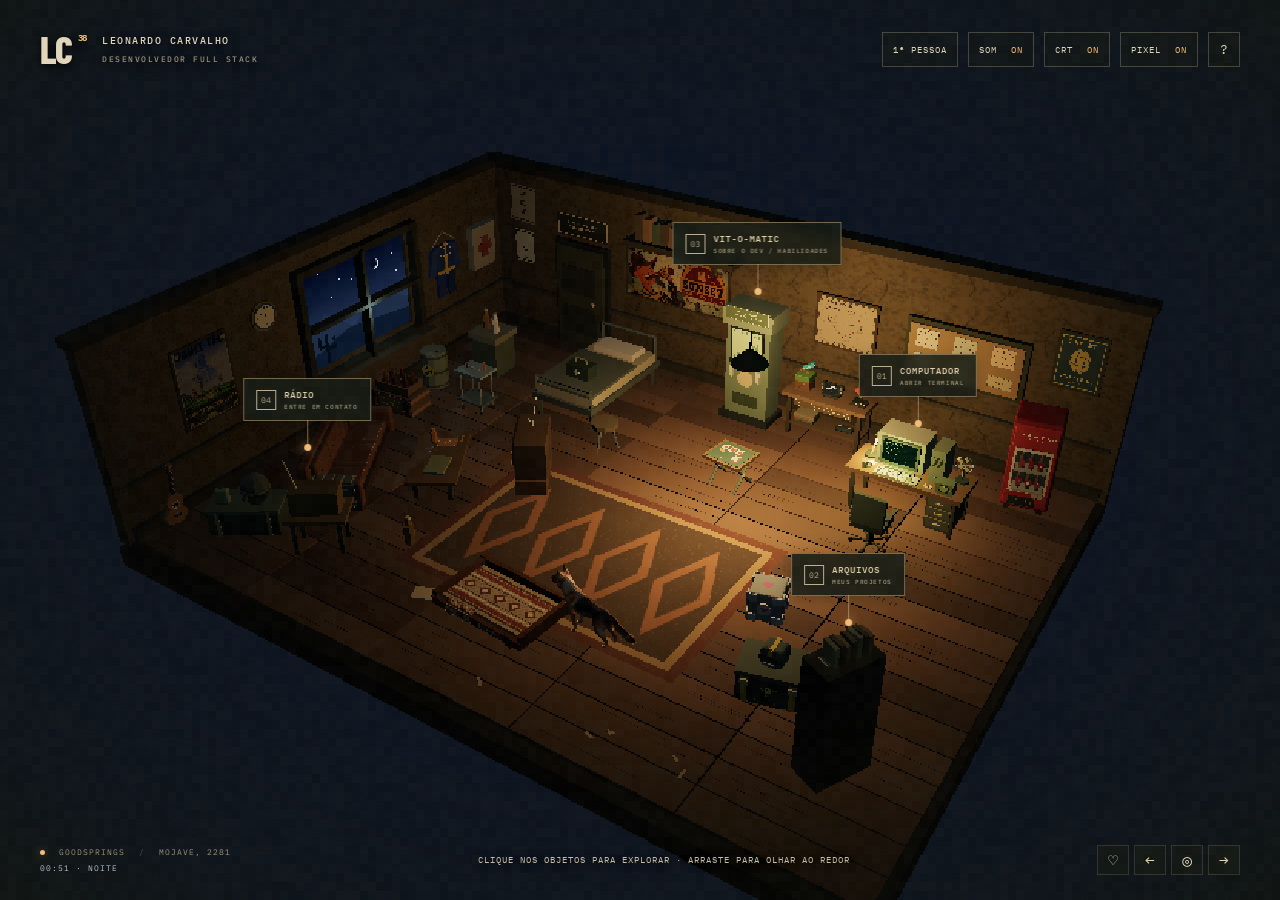
<file: index.html>
<!doctype html>
<html lang="pt-BR"><head><meta charset="utf-8"><meta name="viewport" content="width=device-width,initial-scale=1"><meta http-equiv="refresh" content="0;url=/portifolio/"><link rel="canonical" href="https://exxxtriker.github.io/portifolio/"><title>Portfólio de Leonardo Carvalho</title></head><body style="background:#10130f;color:#dcb16b;font-family:monospace"><p><a style="color:inherit" href="/portifolio/">Abrir portfólio de Leonardo Carvalho →</a></p></body></html>
</file>
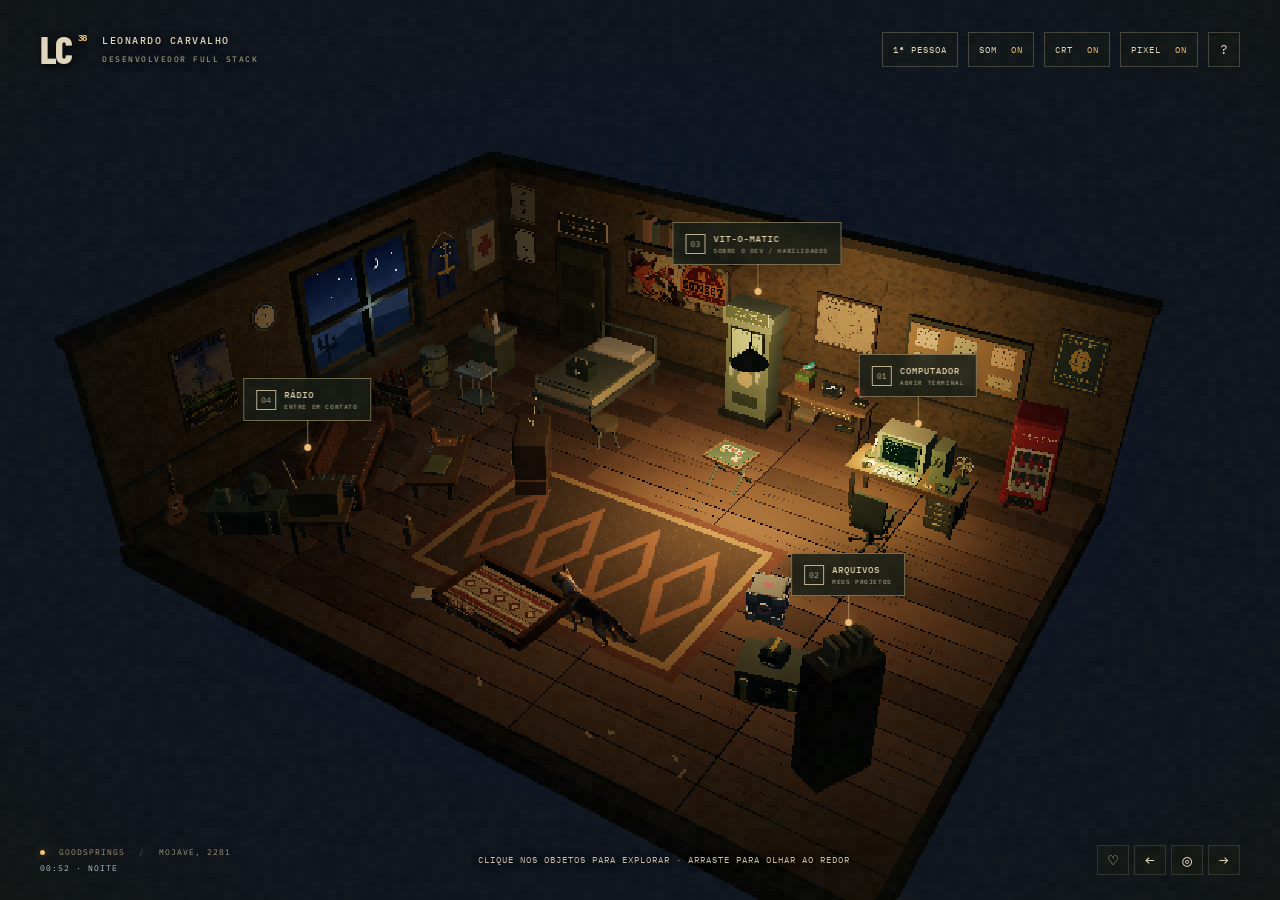
<file: portifolio/index.html>
<!doctype html>
<html lang="pt-BR">
<head>
  <meta charset="utf-8">
  <meta name="viewport" content="width=device-width,initial-scale=1">
  <meta name="theme-color" content="#171710">
  <meta name="description" content="Explore uma sala 3D inspirada no Mojave e conheça o portfólio full stack de Leonardo Carvalho.">
  <title>Leonardo Carvalho | Um terminal no Mojave</title>
  <link rel="icon" href="favicon.svg" type="image/svg+xml">
  <link rel="stylesheet" href="room.css">
  <link rel="stylesheet" href="crt.css">
  <script src="crt.js" defer></script>
  <script src="room.bundle.js" defer></script>
</head>
<body>
  <main id="room" aria-label="Sala 3D interativa inspirada no Mojave">
    <div id="scene" aria-hidden="true"></div>
    <div class="vignette" aria-hidden="true"></div>
    <header class="room-header">
      <a href="#" id="home" class="room-brand" aria-label="Voltar à sala inicial"><span class="monogram">LC<span>38</span></span><span>LEONARDO CARVALHO<small>DESENVOLVEDOR FULL STACK</small></span></a>
      <div class="room-options"><button id="view-mode" aria-pressed="false" aria-label="Entrar na sala em primeira pessoa">1ª PESSOA</button><button id="sound" aria-pressed="true" aria-label="Desativar som ambiente">SOM <span>ON</span></button><button id="static-effect" aria-pressed="true" aria-label="Ativar ou desativar estática da tela">CRT <span>ON</span></button><button id="quality" aria-pressed="true" aria-label="Alternar visual pixelado">PIXEL <span>ON</span></button><button id="help-toggle" aria-expanded="false" aria-controls="room-help" aria-label="Como explorar a sala">?</button></div>
    </header>
    <div id="hotspots" class="hotspots" hidden>
      <button class="hotspot" data-object="terminal" data-section="perfil"><span class="point-number">01</span><span class="point-text">COMPUTADOR<small>ABRIR TERMINAL</small></span><i></i></button>
      <button class="hotspot" data-object="files" data-section="projetos"><span class="point-number">02</span><span class="point-text">ARQUIVOS<small>MEUS PROJETOS</small></span><i></i></button>
      <button class="hotspot" data-object="vigor" data-section="habilidades"><span class="point-number">03</span><span class="point-text">VIT-O-MATIC<small>SOBRE O DEV / HABILIDADES</small></span><i></i></button>
      <button class="hotspot" data-object="radio" data-section="contato"><span class="point-number">04</span><span class="point-text">RÁDIO<small>ENTRE EM CONTATO</small></span><i></i></button>
    </div>
    <div id="boot" class="boot-screen" role="status" aria-label="Inicializando sistema Vault-Tec">
      <div class="boot-terminal"><div class="vault-symbol" aria-hidden="true"><span>⚙</span> VAULT-TEC</div><p class="boot-subtitle">PERSONAL ACCESS SYSTEM / GOODSPRINGS NODE</p><pre id="boot-lines" aria-hidden="true"></pre><span class="boot-cursor" aria-hidden="true">█</span><p class="boot-foot">VAULT 21 · MOJAVE NETWORK · 2281</p></div>
    </div>
    <aside id="room-help" class="room-help" hidden><button id="close-help" aria-label="Fechar instruções">×</button><p>COMO EXPLORAR</p><ul><li>Clique nos pontos ou nos objetos iluminados.</li><li>Arraste para olhar a sala de outro ângulo.</li><li>Use ← e → para girar a câmera.</li><li>ESC volta do terminal para a sala.</li></ul><button id="direct-terminal">Prefiro abrir o portfólio direto ↗</button></aside>
    <div class="room-bottom"><div class="room-location"><span class="status-dot"></span> GOODSPRINGS <span class="separator">/</span> MOJAVE, 2281<span id="local-light" class="local-light" title="Horário local de quem visita a sala"></span></div><p id="room-hint" role="status" aria-live="polite">CARREGANDO A SALA…</p><div class="camera-controls"><button id="pet-dog" aria-label="Fazer carinho no Dogmeat" title="Fazer carinho no Dogmeat">♡</button><button id="rotate-left" aria-label="Girar câmera à esquerda">←</button><button id="reset-camera" aria-label="Centralizar câmera">◎</button><button id="rotate-right" aria-label="Girar câmera à direita">→</button></div></div>
    <div id="loading" class="loading" hidden><span>PREPARANDO O MOJAVE</span><div><i></i></div></div>
    <div id="webgl-error" class="webgl-error" hidden><h2>O terminal continua funcionando.</h2><p>Seu navegador não conseguiu abrir a sala 3D.</p><a href="terminal.html">ABRIR PORTFÓLIO ↗</a></div>
    <div id="transition" class="transition" aria-hidden="true"><span>ESTABELECENDO CONEXÃO…</span></div>
  </main>
  <section id="terminal-view" class="terminal-view" role="dialog" aria-modal="true" hidden aria-label="Computador do Mojave">
    <div class="terminal-toolbar"><button id="back-to-room">← VOLTAR À SALA <span>[ ESC ]</span></button><span>MOJAVE PERSONAL TERMINAL <i></i></span><button id="fullscreen-terminal" aria-pressed="false" aria-label="Expandir terminal">EXPANDIR ↗</button></div>
    <iframe id="portfolio-frame" title="Portfólio full stack de Leonardo Carvalho" src="about:blank"></iframe>
  </section>
  <noscript><div class="no-script">Ative JavaScript para explorar a sala ou <a href="terminal.html">abra a versão de leitura do portfólio</a>.</div></noscript>
</body>
</html>
</file>
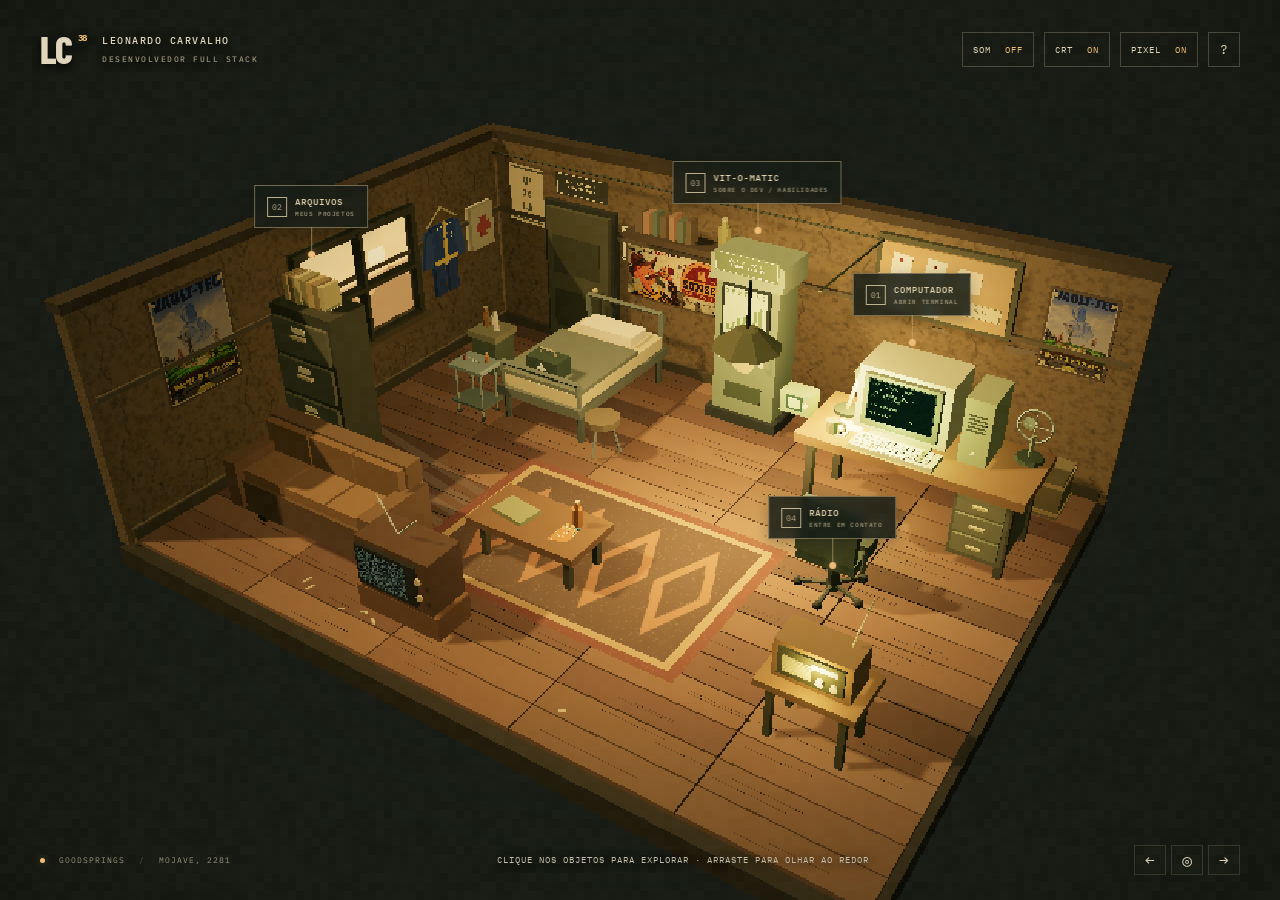
<file: room.html>
<!doctype html>
<html lang="pt-BR">
<head>
  <meta charset="utf-8">
  <meta name="viewport" content="width=device-width,initial-scale=1">
  <meta name="theme-color" content="#171710">
  <meta name="description" content="Explore uma sala 3D inspirada no Mojave e conheça o portfólio full stack de Leonardo Carvalho.">
  <title>Leonardo Carvalho | Um terminal no Mojave</title>
  <link rel="icon" href="favicon.svg" type="image/svg+xml">
  <link rel="stylesheet" href="room.css">
  <link rel="stylesheet" href="crt.css">
  <script src="crt.js" defer></script>
  <script src="room.bundle.js" defer></script>
</head>
<body>
  <main id="room" aria-label="Sala 3D interativa inspirada no Mojave">
    <div id="scene" aria-hidden="true"></div>
    <div class="vignette" aria-hidden="true"></div>
    <header class="room-header">
      <a href="#" id="home" class="room-brand" aria-label="Voltar à sala inicial"><span class="monogram">LC<span>38</span></span><span>LEONARDO CARVALHO<small>DESENVOLVEDOR FULL STACK</small></span></a>
      <div class="room-options"><button id="sound" aria-pressed="false" aria-label="Ativar som ambiente">SOM <span>OFF</span></button><button id="static-effect" aria-pressed="true" aria-label="Ativar ou desativar estática da tela">CRT <span>ON</span></button><button id="quality" aria-pressed="true" aria-label="Alternar visual pixelado">PIXEL <span>ON</span></button><button id="help-toggle" aria-expanded="false" aria-controls="room-help" aria-label="Como explorar a sala">?</button></div>
    </header>
    <div id="hotspots" class="hotspots" hidden>
      <button class="hotspot" data-object="terminal" data-section="perfil"><span class="point-number">01</span><span class="point-text">COMPUTADOR<small>ABRIR TERMINAL</small></span><i></i></button>
      <button class="hotspot" data-object="files" data-section="projetos"><span class="point-number">02</span><span class="point-text">ARQUIVOS<small>MEUS PROJETOS</small></span><i></i></button>
      <button class="hotspot" data-object="vigor" data-section="habilidades"><span class="point-number">03</span><span class="point-text">VIT-O-MATIC<small>SOBRE O DEV / HABILIDADES</small></span><i></i></button>
      <button class="hotspot" data-object="radio" data-section="contato"><span class="point-number">04</span><span class="point-text">RÁDIO<small>ENTRE EM CONTATO</small></span><i></i></button>
    </div>
    <div id="boot" class="boot-screen" role="status" aria-label="Inicializando sistema Vault-Tec">
      <div class="boot-terminal"><div class="vault-symbol" aria-hidden="true"><span>⚙</span> VAULT-TEC</div><p class="boot-subtitle">PERSONAL ACCESS SYSTEM / GOODSPRINGS NODE</p><pre id="boot-lines" aria-hidden="true"></pre><span class="boot-cursor" aria-hidden="true">█</span><p class="boot-foot">VAULT 21 · MOJAVE NETWORK · 2281</p></div>
    </div>
    <aside id="room-help" class="room-help" hidden><button id="close-help" aria-label="Fechar instruções">×</button><p>COMO EXPLORAR</p><ul><li>Clique nos pontos ou nos objetos iluminados.</li><li>Arraste para olhar a sala de outro ângulo.</li><li>Use ← e → para girar a câmera.</li><li>ESC volta do terminal para a sala.</li></ul><button id="direct-terminal">Prefiro abrir o portfólio direto ↗</button></aside>
    <div class="room-bottom"><div class="room-location"><span class="status-dot"></span> GOODSPRINGS <span class="separator">/</span> MOJAVE, 2281</div><p id="room-hint">CARREGANDO A SALA…</p><div class="camera-controls"><button id="rotate-left" aria-label="Girar câmera à esquerda">←</button><button id="reset-camera" aria-label="Centralizar câmera">◎</button><button id="rotate-right" aria-label="Girar câmera à direita">→</button></div></div>
    <div id="loading" class="loading" hidden><span>PREPARANDO O MOJAVE</span><div><i></i></div></div>
    <div id="webgl-error" class="webgl-error" hidden><h2>O terminal continua funcionando.</h2><p>Seu navegador não conseguiu abrir a sala 3D.</p><a href="terminal.html">ABRIR PORTFÓLIO ↗</a></div>
    <div id="transition" class="transition" aria-hidden="true"><span>ESTABELECENDO CONEXÃO…</span></div>
  </main>
  <section id="terminal-view" class="terminal-view" role="dialog" aria-modal="true" hidden aria-label="Computador do Mojave">
    <div class="terminal-toolbar"><button id="back-to-room">← VOLTAR À SALA <span>[ ESC ]</span></button><span>MOJAVE PERSONAL TERMINAL <i></i></span><button id="fullscreen-terminal" aria-pressed="false" aria-label="Expandir terminal">EXPANDIR ↗</button></div>
    <iframe id="portfolio-frame" title="Portfólio full stack de Leonardo Carvalho" src="about:blank"></iframe>
  </section>
  <noscript><div class="no-script">Ative JavaScript para explorar a sala ou <a href="terminal.html">abra a versão de leitura do portfólio</a>.</div></noscript>
</body>
</html>
</file>
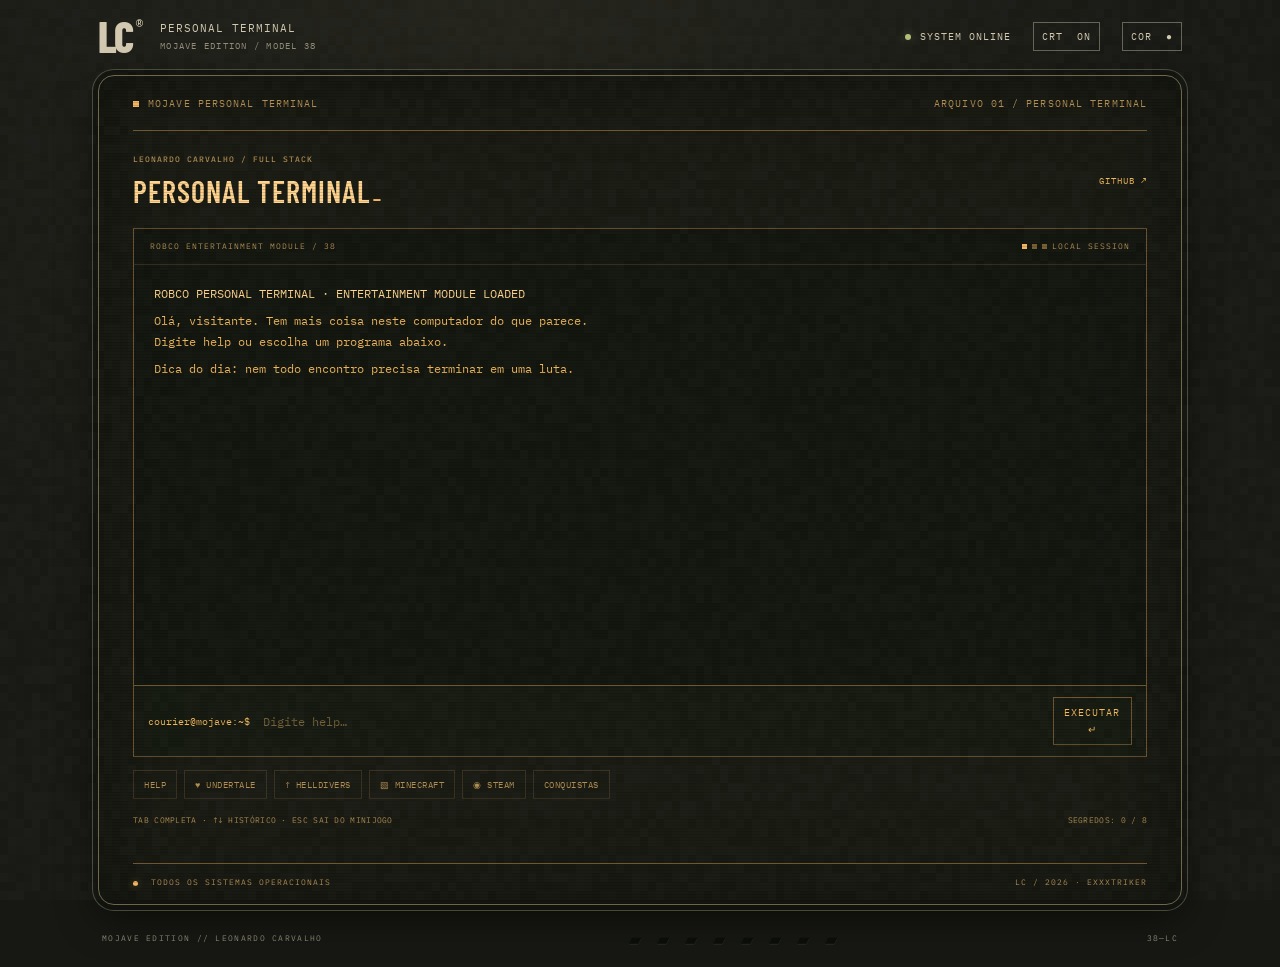
<file: terminal.html>
<!doctype html>
<html lang="pt-BR">
<head>
  <meta charset="utf-8">
  <meta name="viewport" content="width=device-width,initial-scale=1">
  <meta name="theme-color" content="#171813">
  <meta name="description" content="Leonardo Carvalho, Exxxtriker. Portfólio de desenvolvimento full stack em um terminal do Mojave.">
  <title>Leonardo Carvalho | Mojave Terminal</title>
  <link rel="icon" href="favicon.svg" type="image/svg+xml">
  <link rel="stylesheet" href="style.css">
  <link rel="stylesheet" href="crt.css">
  <link rel="stylesheet" href="games.css">
  <link rel="stylesheet" href="vitomatic.css">
  <script src="crt.js" defer></script>
  <script src="app.js" defer></script>
  <script src="games.js" defer></script>
  <script src="vitomatic.js" defer></script>
</head>
<body>
  <a class="skip" href="#main">Pular para o conteúdo</a>
  <div class="machine">
    <header class="hardware">
      <a class="brand" href="#perfil" aria-label="Leonardo Carvalho — início"><span class="brand-mark">LC<span>®</span></span><span>PERSONAL TERMINAL<br><small>MOJAVE EDITION / MODEL 38</small></span></a>
      <div class="hardware-controls"><span class="power"><i></i> SYSTEM ONLINE</span><button id="effects" class="utility" aria-pressed="true" title="Ativar ou desativar efeito de tela">CRT <span>ON</span></button><button id="palette" class="utility" title="Alternar entre âmbar e verde">COR <span>●</span></button></div>
    </header>

    <div class="screen" id="screen">
      <div class="screen-top"><span><i class="square"></i> MOJAVE PERSONAL TERMINAL</span><span>PORTFÓLIO / EXXXTRIKER <span class="desktop-only">/ V.1.0</span></span></div>
      <nav class="tabs" aria-label="Seções do portfólio">
        <a href="#perfil" class="tab active" aria-current="page"><span>01</span> PERFIL</a>
        <a href="#projetos" class="tab"><span>02</span> PROJETOS</a>
        <a href="#habilidades" class="tab"><span>03</span> HABILIDADES</a>
        <a href="#contato" class="tab"><span>04</span> CONTATO</a>
      </nav>

      <main id="main" tabindex="-1">
        <section id="perfil" class="panel active" aria-labelledby="profile-title">
          <div class="hero">
            <div class="hero-copy">
              <p class="eyebrow"><span class="cross">✦</span> REGISTRO PESSOAL Nº 038</p>
              <p class="role">DESENVOLVEDOR FULL STACK</p>
              <h1 id="profile-title">LEONARDO<br><span>CARVALHO<span class="cursor">_</span></span></h1>
              <p class="alias">TAMBÉM CONHECIDO COMO <strong>EXXXTRIKER</strong></p>
              <div class="intro"><span class="quote-mark">&gt;</span><p>Interfaces, APIs e bancos de dados.<br>Meu foco é desenvolvimento full stack.<br>Por aqui, você encontra meu código e meus projetos.</p></div>
              <div class="hero-actions"><a class="button primary" href="#projetos">EXPLORAR PROJETOS <span>↗</span></a><a class="text-link" href="https://github.com/Exxxtriker" target="_blank" rel="noopener noreferrer">GITHUB <span>↗</span></a></div>
              <div class="coordinates"><span>ORIGEM: TERRA</span><span>DESTINO: PRÓXIMO COMMIT</span></div>
            </div>
            <figure class="mojave-art" aria-label="Ilustração original do deserto do Mojave com uma cidade ao longe e um viajante">
              <div class="art-label"><span>FIG. 01 / MOJAVE WASTELAND</span><span>[ LIVE FEED ]</span></div>
              <svg viewBox="0 0 580 470" xmlns="http://www.w3.org/2000/svg" role="img" aria-labelledby="sceneTitle">
                <title id="sceneTitle">Um viajante observa a cidade além do deserto</title>
                <defs>
                  <pattern id="dots" width="7" height="7" patternUnits="userSpaceOnUse"><circle cx="1" cy="1" r=".65" fill="currentColor" opacity=".2"/></pattern>
                  <pattern id="sunlines" width="6" height="6" patternUnits="userSpaceOnUse"><path d="M0 1H6" stroke="currentColor" stroke-width="1"/></pattern>
                  <clipPath id="sunclip"><circle cx="348" cy="157" r="108"/></clipPath>
                  <linearGradient id="fade" x2="0" y2="1"><stop stop-color="currentColor" stop-opacity=".11"/><stop offset="1" stop-color="currentColor" stop-opacity="0"/></linearGradient>
                </defs>
                <path d="M25 43H555M25 420H555M42 27V438M538 27V438" stroke="currentColor" opacity=".15"/>
                <path d="M25 70V43H52M528 43H555V70M25 393V420H52M528 420H555V393" stroke="currentColor" fill="none"/>
                <circle cx="348" cy="157" r="108" stroke="currentColor" fill="url(#fade)" opacity=".65"/>
                <rect x="235" y="46" width="225" height="225" fill="url(#sunlines)" clip-path="url(#sunclip)" opacity=".45"/>
                <g fill="none" stroke="currentColor" opacity=".3"><path d="M55 103H177M83 118H212M426 76H504M458 91H523M66 168H116"/><path d="M483 133l5-5 5 5m-27 12 5-5 5 5"/></g>
                <path d="M28 282L83 229 112 245 163 197 225 261 260 232 302 273 363 218 415 259 457 212 550 283V420H28Z" fill="currentColor" opacity=".12"/>
                <g stroke="currentColor" fill="none" opacity=".5"><path d="M30 281L83 229 112 245 163 197 225 261 260 232 302 273 363 218 415 259 457 212 550 283"/><path d="M138 225l25-28 14 42m247 20 33-47 9 43"/></g>
                <g stroke="currentColor" fill="var(--screen)" stroke-width="1.4" opacity=".85">
                  <path d="M270 304V263H284V249H296V304M304 304V247H322V304M330 304V275H346V257H365V304M372 304V258H389V248H405V304M412 304V272H432V304M440 304V245H453V232H468V304M476 304V267H497V304"/>
                  <path d="M350 257V214H359V198H364V214H373V257M352 214H371M357 198V176M346 228H378M346 233H378"/>
                  <path d="M309 259H317M309 267H317M309 275H317M378 269H385M395 261H401M445 256H451M479 277H492M479 285H492" opacity=".6"/>
                </g>
                <path d="M25 320Q142 282 248 316T555 302V420H25Z" fill="var(--screen)" stroke="currentColor" stroke-opacity=".6"/>
                <path d="M287 420L363 316H374L342 420" fill="currentColor" opacity=".17"/>
                <path d="M316 412L322 399M330 383L338 369M344 357L352 344M358 333L364 323" stroke="currentColor" opacity=".6"/>
                <path d="M26 370Q109 336 207 367T411 369T554 356" stroke="currentColor" fill="none" opacity=".28"/>
                <g fill="currentColor" opacity=".8"><path d="M453 372v-43q0-6 4-6t4 6v14h8v-22q0-5 4-5t4 5v24q0 7-9 7h-7v20zm-1-18h-9q-8 0-8-8v-13q0-5 4-5t4 5v13h9z"/><path d="M80 347v-28h5v10h5v-16h5v18q0 4-5 4h-5v12zm0-13H73q-5 0-5-5v-10h5v10h7z" opacity=".65"/></g>
                <g fill="var(--screen)" stroke="currentColor" stroke-width="2" stroke-linejoin="round">
                  <path d="M158 289L147 305 137 360 152 362 155 398 168 398 175 361 183 398 196 398 190 353 202 355 188 302 177 289Z"/>
                  <path d="M157 264Q170 249 184 263L186 283 175 294 160 283Z"/>
                  <path d="M145 263Q171 253 194 263L194 269H145ZM156 260L159 245 178 244 185 260"/>
                  <path d="M147 308L134 331 136 351 144 352M188 310L203 330 204 351 198 353M159 301L174 315 186 301M174 315V349M152 351H190M155 360L170 358M178 358L190 360"/>
                  <path d="M148 396L143 404H169V397M183 397V404H205L195 396"/>
                  <path d="M170 271H183M157 273L165 278"/>
                  <path d="M194 306L213 286 216 290 199 317 214 363 208 365 191 322"/>
                </g>
                <g stroke="currentColor" opacity=".45"><path d="M42 398l42-9m-16 15 23-4m133-26 24-5m180 25 34 6m-59-16 20 4"/><path d="M290 60v10m-5-5h10M497 201v10m-5-5h10"/></g>
                <rect x="26" y="44" width="528" height="375" fill="url(#dots)" opacity=".3"/>
                <text x="389" y="405" fill="currentColor" font-family="monospace" font-size="9" letter-spacing="2">NEW VEGAS / 2281</text>
              </svg>
              <figcaption><span><i class="signal"></i> SINAL ESTÁVEL</span><span>35° N / 115° W</span></figcaption>
            </figure>
          </div>
          <div class="profile-strip"><span class="strip-label">ÁREAS DE INTERESSE</span><span><b>01</b> INTERFACES</span><span><b>02</b> APIs & INTEGRAÇÕES</span><span><b>03</b> BANCO DE DADOS</span><span class="strip-arrow">↗</span></div>
        </section>

        <section id="projetos" class="panel" hidden aria-labelledby="projects-title">
          <div class="section-head"><div><p class="eyebrow">ARQUIVOS / 02</p><h2 id="projects-title">DIÁRIO DE <em>PROJETOS</em></h2></div><span class="outline-label">02 REPOSITÓRIOS</span></div>
          <p class="section-description">O que já saiu do papel. Os projetos atuais são para Discord; a próxima etapa é ampliar a vitrine com aplicações web.</p>
          <div class="project-list">
            <article class="project"><div class="project-index">01<span>ARQUIVO</span></div><div class="project-main"><span class="project-type">JAVASCRIPT / NODE.JS / MONGODB</span><h3>Gideon the Bard</h3><p>Áudio e sistemas de RPG: música, soundboard, cartas, inventário e economia por servidor.</p><div class="tags"><span>Integrações</span><span>Persistência</span><span>Discord.js</span></div></div><button class="project-open" data-project="gideon" aria-label="Ver detalhes do Gideon the Bard">ABRIR ARQUIVO <span>↗</span></button></article>
            <article class="project"><div class="project-index">02<span>ARQUIVO</span></div><div class="project-main"><span class="project-type">JAVASCRIPT / EXPRESS / SQLITE</span><h3>Haruka Bot</h3><p>Ferramentas de moderação, minigames e integração com Minecraft para comunidades no Discord.</p><div class="tags"><span>Comandos</span><span>Comunidades</span><span>Discord.js</span></div></div><button class="project-open" data-project="haruka" aria-label="Ver detalhes do Haruka Bot">ABRIR ARQUIVO <span>↗</span></button></article>
          </div>
          <div class="next-mission"><span class="mission-symbol">◇</span><div><span class="eyebrow">PRÓXIMA ETAPA</span><h3>Mais web. Mais projetos.</h3><p>Este portfólio é o começo dessa nova vitrine.</p></div><a class="text-link" href="https://github.com/Exxxtriker?tab=repositories" target="_blank" rel="noopener noreferrer">VER REPOSITÓRIOS ↗</a></div>
        </section>

        <section id="habilidades" class="panel" hidden aria-labelledby="skills-title">
          <div class="vit-header"><span class="eyebrow">VAULT-TEC / REGISTRO DO HABITANTE</span><span class="vit-file">FICHA 038—LC</span></div>
          <div class="vit-tabs" role="tablist" aria-label="Registro do desenvolvedor">
            <button id="vit-about-tab" role="tab" aria-selected="true" aria-controls="vit-about" tabindex="0">01 / SOBRE O DEV</button>
            <button id="vit-skills-tab" role="tab" aria-selected="false" aria-controls="vit-skills" tabindex="-1">02 / HABILIDADES</button>
          </div>
          <div id="vit-about" role="tabpanel" aria-labelledby="vit-about-tab">
            <div class="dev-layout">
              <figure class="dev-portrait"><div class="dev-photo-label"><span>IDENTIFICAÇÃO VISUAL</span><span>● ONLINE</span></div><img src="assets/dev-ascii.svg" width="732" height="786" alt="Retrato de Leonardo em ASCII, convertido de sua foto do GitHub: de boné, barba e camiseta escura."><figcaption>EXXXTRIKER / RETRATO ASCII<br><span>FONTE: FOTO DO GITHUB · 120 × 86 CARACTERES</span></figcaption></figure>
              <div class="dev-copy"><p class="eyebrow">UM POUCO SOBRE MIM</p><h2>LEONARDO<br><em>CARVALHO<span class="cursor" aria-hidden="true">_</span></em></h2><p class="dev-role">DESENVOLVEDOR FULL STACK EM FORMAÇÃO</p>
                <p>Depois de terminar a escola, pensei em seguir a carreira da minha família: a advocacia. Cursei dois semestres de Direito, mas acabei encontrando outro caminho.</p>
                <p>Fiz um curso de manutenção e redes e foi ali que tive certeza de que queria trabalhar com tecnologia. Me inscrevi em Ciência da Computação para continuar nessa área e aprofundar meus conhecimentos.</p>
                <p>Hoje, quero desenvolver minhas habilidades como dev e construir projetos próprios. Para o futuro, tenho dois caminhos em mente: atuar como perito na área de tecnologia ou empreender.</p>
                <div class="dev-next"><span>PRÓXIMOS CAMINHOS</span><strong>PERÍCIA EM TECNOLOGIA <i>/</i> EMPREENDEDORISMO</strong></div>
              </div>
            </div>
            <div class="dev-journey" aria-label="Minha trajetória">
              <article><span>01 / PRIMEIRO CAMINHO</span><h3>Direito</h3><p>Dois semestres seguindo a tradição da família.</p></article>
              <article><span>02 / A DESCOBERTA</span><h3>Manutenção &amp; redes</h3><p>O curso que confirmou minha escolha pela tecnologia.</p></article>
              <article><span>03 / NOVA DIREÇÃO</span><h3>Ciência da Computação</h3><p>Inscrição no curso para dar o próximo passo nessa área.</p></article>
            </div>
          </div>
          <div id="vit-skills" role="tabpanel" aria-labelledby="vit-skills-tab" hidden>
          <div class="section-head"><div><p class="eyebrow">INVENTÁRIO / 03</p><h2 id="skills-title">MINHA <em>CAIXA DE FERRAMENTAS</em></h2></div><span class="outline-label">FULL STACK</span></div>
          <p class="section-description">Tecnologias com as quais trabalho e conhecimentos que venho desenvolvendo.</p>
          <div class="skills-grid">
            <article class="skill-group"><span class="skill-icon">&lt;/&gt;</span><span class="eyebrow">01 / INTERFACE</span><h3>Front-end</h3><p>Estrutura, estilo e interação no navegador.</p><ul><li>HTML <span>ESTRUTURA</span></li><li>CSS <span>ESTILO</span></li><li>JavaScript <span>INTERAÇÃO</span></li><li>TypeScript <span>TIPAGEM</span></li></ul></article>
            <article class="skill-group"><span class="skill-icon">{ }</span><span class="eyebrow">02 / LÓGICA</span><h3>Back-end</h3><p>Serviços, comandos e integrações.</p><ul><li>Node.js <span>RUNTIME</span></li><li>Express <span>WEB</span></li><li>Discord.js <span>INTEGRAÇÕES</span></li><li>Mongoose <span>MODELOS</span></li></ul></article>
            <article class="skill-group"><span class="skill-icon">[≡]</span><span class="eyebrow">03 / PERSISTÊNCIA</span><h3>Dados</h3><p>Organização e armazenamento de informações.</p><ul><li>MongoDB <span>DOCUMENTOS</span></li><li>SQLite <span>RELACIONAL</span></li><li>SQL <span>CONSULTAS</span></li></ul></article>
          </div>
          <div class="additional"><span class="eyebrow">OUTROS CONHECIMENTOS</span><p>Python <span>/</span> C# <span>/</span> C</p><span class="additional-note">Inventário em atualização.</span></div>
          </div>
        </section>

        <section id="contato" class="panel" hidden aria-labelledby="contact-title">
          <div class="section-head"><div><p class="eyebrow">COMUNICAÇÕES / 04</p><h2 id="contact-title">VAMOS <em>CONVERSAR?</em></h2></div><span class="outline-label">CANAL ABERTO</span></div>
          <div class="contact-layout"><div class="contact-copy"><div class="contact-symbol" aria-hidden="true">((<span>✦</span>))</div><p>Uma ideia de projeto, uma troca sobre código<br>ou só um olá. Você me encontra por aqui.</p><p class="muted">LEONARDO CARVALHO<br>@EXXXTRIKER</p></div><div class="contact-links">
            <a href="https://github.com/Exxxtriker" target="_blank" rel="noopener noreferrer"><span><small>01 / CÓDIGO</small>GitHub</span><span>↗</span></a>
            <a href="https://www.instagram.com/exxtriker/" target="_blank" rel="noopener noreferrer"><span><small>02 / CONVERSA</small>Instagram</span><span>↗</span></a>
            <a href="https://www.youtube.com/channel/UC0VQrN4Y8Fo4_-fV_HLJaQw" target="_blank" rel="noopener noreferrer"><span><small>03 / CONTEÚDO</small>YouTube</span><span>↗</span></a>
            <a href="https://www.twitch.tv/exxxtriker_" target="_blank" rel="noopener noreferrer"><span><small>04 / AO VIVO</small>Twitch</span><span>↗</span></a>
          </div></div>
        </section>
      </main>

      <aside class="console" aria-label="Terminal interativo">
        <div class="console-label"><span class="square"></span> TERMINAL <span class="console-hint">DIGITE “HELP” PARA COMEÇAR</span><button id="console-toggle" aria-expanded="false" aria-controls="console-output" title="Expandir terminal">+</button></div>
        <div id="console-output" class="console-output" role="log" aria-live="polite" hidden></div>
        <form id="terminal-form" autocomplete="off"><label for="command">visitante@mojave:~$</label><input id="command" name="command" aria-label="Comando do terminal" placeholder="help" spellcheck="false" autocapitalize="off"><button type="submit" aria-label="Executar comando">↵</button></form>
      </aside>
      <footer class="screen-footer"><span><i class="signal"></i> TODOS OS SISTEMAS OPERACIONAIS</span><span>LC / <span id="year">2026</span><span class="desktop-only"> · EXXXTRIKER</span></span></footer>
    </div>
    <div class="hardware-bottom"><span>MOJAVE EDITION // LEONARDO CARVALHO</span><div class="vents" aria-hidden="true">▰ ▰ ▰ ▰ ▰ ▰ ▰ ▰</div><span>38—LC</span></div>
  </div>
  <dialog id="project-dialog" aria-labelledby="dialog-title"><div class="dialog-top"><span>ARQUIVO DE PROJETO</span><button id="close-dialog" aria-label="Fechar detalhes">[ ESC / FECHAR ]</button></div><div id="dialog-content"></div></dialog>
</body>
</html>
</file>
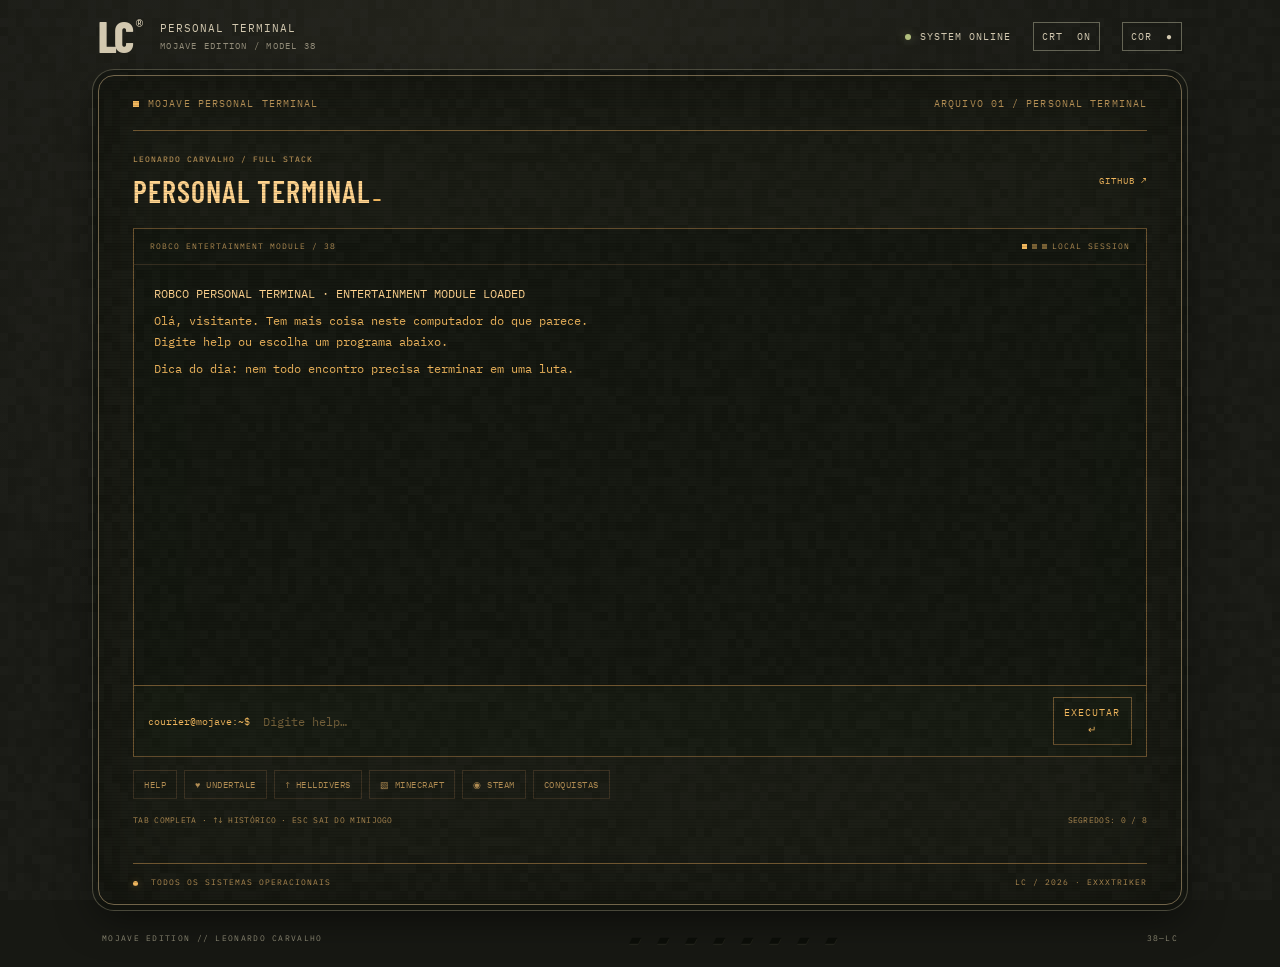
<file: portifolio/terminal.html>
<!doctype html>
<html lang="pt-BR">
<head>
  <meta charset="utf-8">
  <meta name="viewport" content="width=device-width,initial-scale=1">
  <meta name="theme-color" content="#171813">
  <meta name="description" content="Leonardo Carvalho, Exxxtriker. Portfólio de desenvolvimento full stack em um terminal do Mojave.">
  <title>Leonardo Carvalho | Mojave Terminal</title>
  <link rel="icon" href="favicon.svg" type="image/svg+xml">
  <link rel="stylesheet" href="style.css">
  <link rel="stylesheet" href="crt.css">
  <link rel="stylesheet" href="games.css">
  <link rel="stylesheet" href="vitomatic.css">
  <script src="crt.js" defer></script>
  <script src="app.js" defer></script>
  <script src="games.js" defer></script>
  <script src="vitomatic.js" defer></script>
</head>
<body>
  <a class="skip" href="#main">Pular para o conteúdo</a>
  <div class="machine">
    <header class="hardware">
      <a class="brand" href="#perfil" aria-label="Leonardo Carvalho — início"><span class="brand-mark">LC<span>®</span></span><span>PERSONAL TERMINAL<br><small>MOJAVE EDITION / MODEL 38</small></span></a>
      <div class="hardware-controls"><span class="power"><i></i> SYSTEM ONLINE</span><button id="effects" class="utility" aria-pressed="true" title="Ativar ou desativar efeito de tela">CRT <span>ON</span></button><button id="palette" class="utility" title="Alternar entre âmbar e verde">COR <span>●</span></button></div>
    </header>

    <div class="screen" id="screen">
      <div class="screen-top"><span><i class="square"></i> MOJAVE PERSONAL TERMINAL</span><span>PORTFÓLIO / EXXXTRIKER <span class="desktop-only">/ V.1.0</span></span></div>
      <nav class="tabs" aria-label="Seções do portfólio">
        <a href="#perfil" class="tab active" aria-current="page"><span>01</span> PERFIL</a>
        <a href="#projetos" class="tab"><span>02</span> PROJETOS</a>
        <a href="#habilidades" class="tab"><span>03</span> HABILIDADES</a>
        <a href="#contato" class="tab"><span>04</span> CONTATO</a>
      </nav>

      <main id="main" tabindex="-1">
        <section id="perfil" class="panel active" aria-labelledby="profile-title">
          <div class="hero">
            <div class="hero-copy">
              <p class="eyebrow"><span class="cross">✦</span> REGISTRO PESSOAL Nº 038</p>
              <p class="role">DESENVOLVEDOR FULL STACK</p>
              <h1 id="profile-title">LEONARDO<br><span>CARVALHO<span class="cursor">_</span></span></h1>
              <p class="alias">TAMBÉM CONHECIDO COMO <strong>EXXXTRIKER</strong></p>
              <div class="intro"><span class="quote-mark">&gt;</span><p>Interfaces, APIs e bancos de dados.<br>Meu foco é desenvolvimento full stack.<br>Por aqui, você encontra meu código e meus projetos.</p></div>
              <div class="hero-actions"><a class="button primary" href="#projetos">EXPLORAR PROJETOS <span>↗</span></a><a class="text-link" href="https://github.com/Exxxtriker" target="_blank" rel="noopener noreferrer">GITHUB <span>↗</span></a></div>
              <div class="coordinates"><span>ORIGEM: TERRA</span><span>DESTINO: PRÓXIMO COMMIT</span></div>
            </div>
            <figure class="mojave-art" aria-label="Ilustração original do deserto do Mojave com uma cidade ao longe e um viajante">
              <div class="art-label"><span>FIG. 01 / MOJAVE WASTELAND</span><span>[ LIVE FEED ]</span></div>
              <svg viewBox="0 0 580 470" xmlns="http://www.w3.org/2000/svg" role="img" aria-labelledby="sceneTitle">
                <title id="sceneTitle">Um viajante observa a cidade além do deserto</title>
                <defs>
                  <pattern id="dots" width="7" height="7" patternUnits="userSpaceOnUse"><circle cx="1" cy="1" r=".65" fill="currentColor" opacity=".2"/></pattern>
                  <pattern id="sunlines" width="6" height="6" patternUnits="userSpaceOnUse"><path d="M0 1H6" stroke="currentColor" stroke-width="1"/></pattern>
                  <clipPath id="sunclip"><circle cx="348" cy="157" r="108"/></clipPath>
                  <linearGradient id="fade" x2="0" y2="1"><stop stop-color="currentColor" stop-opacity=".11"/><stop offset="1" stop-color="currentColor" stop-opacity="0"/></linearGradient>
                </defs>
                <path d="M25 43H555M25 420H555M42 27V438M538 27V438" stroke="currentColor" opacity=".15"/>
                <path d="M25 70V43H52M528 43H555V70M25 393V420H52M528 420H555V393" stroke="currentColor" fill="none"/>
                <circle cx="348" cy="157" r="108" stroke="currentColor" fill="url(#fade)" opacity=".65"/>
                <rect x="235" y="46" width="225" height="225" fill="url(#sunlines)" clip-path="url(#sunclip)" opacity=".45"/>
                <g fill="none" stroke="currentColor" opacity=".3"><path d="M55 103H177M83 118H212M426 76H504M458 91H523M66 168H116"/><path d="M483 133l5-5 5 5m-27 12 5-5 5 5"/></g>
                <path d="M28 282L83 229 112 245 163 197 225 261 260 232 302 273 363 218 415 259 457 212 550 283V420H28Z" fill="currentColor" opacity=".12"/>
                <g stroke="currentColor" fill="none" opacity=".5"><path d="M30 281L83 229 112 245 163 197 225 261 260 232 302 273 363 218 415 259 457 212 550 283"/><path d="M138 225l25-28 14 42m247 20 33-47 9 43"/></g>
                <g stroke="currentColor" fill="var(--screen)" stroke-width="1.4" opacity=".85">
                  <path d="M270 304V263H284V249H296V304M304 304V247H322V304M330 304V275H346V257H365V304M372 304V258H389V248H405V304M412 304V272H432V304M440 304V245H453V232H468V304M476 304V267H497V304"/>
                  <path d="M350 257V214H359V198H364V214H373V257M352 214H371M357 198V176M346 228H378M346 233H378"/>
                  <path d="M309 259H317M309 267H317M309 275H317M378 269H385M395 261H401M445 256H451M479 277H492M479 285H492" opacity=".6"/>
                </g>
                <path d="M25 320Q142 282 248 316T555 302V420H25Z" fill="var(--screen)" stroke="currentColor" stroke-opacity=".6"/>
                <path d="M287 420L363 316H374L342 420" fill="currentColor" opacity=".17"/>
                <path d="M316 412L322 399M330 383L338 369M344 357L352 344M358 333L364 323" stroke="currentColor" opacity=".6"/>
                <path d="M26 370Q109 336 207 367T411 369T554 356" stroke="currentColor" fill="none" opacity=".28"/>
                <g fill="currentColor" opacity=".8"><path d="M453 372v-43q0-6 4-6t4 6v14h8v-22q0-5 4-5t4 5v24q0 7-9 7h-7v20zm-1-18h-9q-8 0-8-8v-13q0-5 4-5t4 5v13h9z"/><path d="M80 347v-28h5v10h5v-16h5v18q0 4-5 4h-5v12zm0-13H73q-5 0-5-5v-10h5v10h7z" opacity=".65"/></g>
                <g fill="var(--screen)" stroke="currentColor" stroke-width="2" stroke-linejoin="round">
                  <path d="M158 289L147 305 137 360 152 362 155 398 168 398 175 361 183 398 196 398 190 353 202 355 188 302 177 289Z"/>
                  <path d="M157 264Q170 249 184 263L186 283 175 294 160 283Z"/>
                  <path d="M145 263Q171 253 194 263L194 269H145ZM156 260L159 245 178 244 185 260"/>
                  <path d="M147 308L134 331 136 351 144 352M188 310L203 330 204 351 198 353M159 301L174 315 186 301M174 315V349M152 351H190M155 360L170 358M178 358L190 360"/>
                  <path d="M148 396L143 404H169V397M183 397V404H205L195 396"/>
                  <path d="M170 271H183M157 273L165 278"/>
                  <path d="M194 306L213 286 216 290 199 317 214 363 208 365 191 322"/>
                </g>
                <g stroke="currentColor" opacity=".45"><path d="M42 398l42-9m-16 15 23-4m133-26 24-5m180 25 34 6m-59-16 20 4"/><path d="M290 60v10m-5-5h10M497 201v10m-5-5h10"/></g>
                <rect x="26" y="44" width="528" height="375" fill="url(#dots)" opacity=".3"/>
                <text x="389" y="405" fill="currentColor" font-family="monospace" font-size="9" letter-spacing="2">NEW VEGAS / 2281</text>
              </svg>
              <figcaption><span><i class="signal"></i> SINAL ESTÁVEL</span><span>35° N / 115° W</span></figcaption>
            </figure>
          </div>
          <div class="profile-strip"><span class="strip-label">ÁREAS DE INTERESSE</span><span><b>01</b> INTERFACES</span><span><b>02</b> APIs & INTEGRAÇÕES</span><span><b>03</b> BANCO DE DADOS</span><span class="strip-arrow">↗</span></div>
        </section>

        <section id="projetos" class="panel" hidden aria-labelledby="projects-title">
          <div class="section-head"><div><p class="eyebrow">ARQUIVOS / 02</p><h2 id="projects-title">DIÁRIO DE <em>PROJETOS</em></h2></div><span class="outline-label">03 PROJETOS</span></div>
          <p class="section-description">Sites, interfaces e integrações que já saíram do papel. Uma seleção dos meus trabalhos em desenvolvimento web e aplicações para comunidades.</p>
          <div class="project-list">
            <article class="project"><div class="project-index">01<span>WEB</span></div><div class="project-main"><span class="project-type">SITE INSTITUCIONAL / HTML / CSS / JAVASCRIPT</span><h3>Ana Paula Rodrigues Advocacia</h3><p>Site profissional de advocacia, com apresentação do escritório, áreas de atuação, blog jurídico e contato por WhatsApp.</p><div class="tags"><span>HTML</span><span>CSS</span><span>JavaScript</span><span>Cloudflare</span></div></div><button class="project-open" data-project="advocacia" aria-label="Ver detalhes do site Ana Paula Rodrigues Advocacia">ABRIR ARQUIVO <span>↗</span></button></article>
            <article class="project"><div class="project-index">02<span>ARQUIVO</span></div><div class="project-main"><span class="project-type">JAVASCRIPT / NODE.JS / MONGODB</span><h3>Gideon the Bard</h3><p>Áudio e sistemas de RPG: música, soundboard, cartas, inventário e economia por servidor.</p><div class="tags"><span>Integrações</span><span>Persistência</span><span>Discord.js</span></div></div><button class="project-open" data-project="gideon" aria-label="Ver detalhes do Gideon the Bard">ABRIR ARQUIVO <span>↗</span></button></article>
            <article class="project"><div class="project-index">03<span>ARQUIVO</span></div><div class="project-main"><span class="project-type">JAVASCRIPT / EXPRESS / SQLITE</span><h3>Haruka Bot</h3><p>Ferramentas de moderação, minigames e integração com Minecraft para comunidades no Discord.</p><div class="tags"><span>Comandos</span><span>Comunidades</span><span>Discord.js</span></div></div><button class="project-open" data-project="haruka" aria-label="Ver detalhes do Haruka Bot">ABRIR ARQUIVO <span>↗</span></button></article>
          </div>
          <div class="next-mission"><span class="mission-symbol">◇</span><div><span class="eyebrow">PRÓXIMA ETAPA</span><h3>Mais web. Mais projetos.</h3><p>Este portfólio é o começo dessa nova vitrine.</p></div><a class="text-link" href="https://github.com/Exxxtriker?tab=repositories" target="_blank" rel="noopener noreferrer">VER REPOSITÓRIOS ↗</a></div>
        </section>

        <section id="habilidades" class="panel" hidden aria-labelledby="skills-title">
          <div class="vit-header"><span class="eyebrow">VAULT-TEC / REGISTRO DO HABITANTE</span><span class="vit-file">FICHA 038—LC</span></div>
          <div class="vit-tabs" role="tablist" aria-label="Registro do desenvolvedor">
            <button id="vit-about-tab" role="tab" aria-selected="true" aria-controls="vit-about" tabindex="0">01 / SOBRE O DEV</button>
            <button id="vit-skills-tab" role="tab" aria-selected="false" aria-controls="vit-skills" tabindex="-1">02 / HABILIDADES</button>
          </div>
          <div id="vit-about" role="tabpanel" aria-labelledby="vit-about-tab">
            <div class="dev-layout">
              <figure class="dev-portrait"><div class="dev-photo-label"><span>IDENTIFICAÇÃO VISUAL</span><span>● ONLINE</span></div><img src="assets/dev-ascii.svg" width="732" height="786" alt="Retrato de Leonardo em ASCII, convertido de sua foto do GitHub: de boné, barba e camiseta escura."><figcaption>EXXXTRIKER / RETRATO ASCII<br><span>FONTE: FOTO DO GITHUB · 120 × 86 CARACTERES</span></figcaption></figure>
              <div class="dev-copy"><p class="eyebrow">UM POUCO SOBRE MIM</p><h2>LEONARDO<br><em>CARVALHO<span class="cursor" aria-hidden="true">_</span></em></h2><p class="dev-role">DESENVOLVEDOR FULL STACK EM FORMAÇÃO</p>
                <p>Depois de terminar a escola, pensei em seguir a carreira da minha família: a advocacia. Cursei dois semestres de Direito, mas acabei encontrando outro caminho.</p>
                <p>Fiz um curso de manutenção e redes e foi ali que tive certeza de que queria trabalhar com tecnologia. Me inscrevi em Ciência da Computação para continuar nessa área e aprofundar meus conhecimentos.</p>
                <p>Hoje, quero desenvolver minhas habilidades como dev e construir projetos próprios. Para o futuro, tenho dois caminhos em mente: atuar como perito na área de tecnologia ou empreender.</p>
                <div class="dev-next"><span>PRÓXIMOS CAMINHOS</span><strong>PERÍCIA EM TECNOLOGIA <i>/</i> EMPREENDEDORISMO</strong></div>
              </div>
            </div>
            <div class="dev-journey" aria-label="Minha trajetória">
              <article><span>01 / PRIMEIRO CAMINHO</span><h3>Direito</h3><p>Dois semestres seguindo a tradição da família.</p></article>
              <article><span>02 / A DESCOBERTA</span><h3>Manutenção &amp; redes</h3><p>O curso que confirmou minha escolha pela tecnologia.</p></article>
              <article><span>03 / NOVA DIREÇÃO</span><h3>Ciência da Computação</h3><p>Inscrição no curso para dar o próximo passo nessa área.</p></article>
            </div>
          </div>
          <div id="vit-skills" role="tabpanel" aria-labelledby="vit-skills-tab" hidden>
          <div class="section-head"><div><p class="eyebrow">INVENTÁRIO / 03</p><h2 id="skills-title">MINHA <em>CAIXA DE FERRAMENTAS</em></h2></div><span class="outline-label">FULL STACK</span></div>
          <p class="section-description">Tecnologias com as quais trabalho e conhecimentos que venho desenvolvendo.</p>
          <div class="skills-grid">
            <article class="skill-group"><span class="skill-icon">&lt;/&gt;</span><span class="eyebrow">01 / INTERFACE</span><h3>Front-end</h3><p>Estrutura, estilo e interação no navegador.</p><ul><li>HTML <span>ESTRUTURA</span></li><li>CSS <span>ESTILO</span></li><li>JavaScript <span>INTERAÇÃO</span></li><li>TypeScript <span>TIPAGEM</span></li></ul></article>
            <article class="skill-group"><span class="skill-icon">{ }</span><span class="eyebrow">02 / LÓGICA</span><h3>Back-end</h3><p>Serviços, comandos e integrações.</p><ul><li>Node.js <span>RUNTIME</span></li><li>Express <span>WEB</span></li><li>Discord.js <span>INTEGRAÇÕES</span></li><li>Mongoose <span>MODELOS</span></li></ul></article>
            <article class="skill-group"><span class="skill-icon">[≡]</span><span class="eyebrow">03 / PERSISTÊNCIA</span><h3>Dados</h3><p>Organização e armazenamento de informações.</p><ul><li>MongoDB <span>DOCUMENTOS</span></li><li>SQLite <span>RELACIONAL</span></li><li>SQL <span>CONSULTAS</span></li></ul></article>
          </div>
          <div class="additional"><span class="eyebrow">OUTROS CONHECIMENTOS</span><p>Python <span>/</span> C# <span>/</span> C</p><span class="additional-note">Inventário em atualização.</span></div>
          </div>
        </section>

        <section id="contato" class="panel" hidden aria-labelledby="contact-title">
          <div class="section-head"><div><p class="eyebrow">COMUNICAÇÕES / 04</p><h2 id="contact-title">VAMOS <em>CONVERSAR?</em></h2></div><span class="outline-label">CANAL ABERTO</span></div>
          <div class="contact-layout"><div class="contact-copy"><div class="contact-symbol" aria-hidden="true">((<span>✦</span>))</div><p>Uma ideia de projeto, uma troca sobre código<br>ou só um olá. Você me encontra por aqui.</p><p class="muted">LEONARDO CARVALHO<br>@EXXXTRIKER</p></div><div class="contact-links">
            <a href="https://github.com/Exxxtriker" target="_blank" rel="noopener noreferrer"><span><small>01 / CÓDIGO</small>GitHub</span><span>↗</span></a>
            <a href="https://www.instagram.com/exxtriker/" target="_blank" rel="noopener noreferrer"><span><small>02 / CONVERSA</small>Instagram</span><span>↗</span></a>
            <a href="https://www.youtube.com/channel/UC0VQrN4Y8Fo4_-fV_HLJaQw" target="_blank" rel="noopener noreferrer"><span><small>03 / CONTEÚDO</small>YouTube</span><span>↗</span></a>
            <a href="https://www.twitch.tv/exxxtriker_" target="_blank" rel="noopener noreferrer"><span><small>04 / AO VIVO</small>Twitch</span><span>↗</span></a>
          </div></div>
        </section>
      </main>

      <aside class="console" aria-label="Terminal interativo">
        <div class="console-label"><span class="square"></span> TERMINAL <span class="console-hint">DIGITE “HELP” PARA COMEÇAR</span><button id="console-toggle" aria-expanded="false" aria-controls="console-output" title="Expandir terminal">+</button></div>
        <div id="console-output" class="console-output" role="log" aria-live="polite" hidden></div>
        <form id="terminal-form" autocomplete="off"><label for="command">visitante@mojave:~$</label><input id="command" name="command" aria-label="Comando do terminal" placeholder="help" spellcheck="false" autocapitalize="off"><button type="submit" aria-label="Executar comando">↵</button></form>
      </aside>
      <footer class="screen-footer"><span><i class="signal"></i> TODOS OS SISTEMAS OPERACIONAIS</span><span>LC / <span id="year">2026</span><span class="desktop-only"> · EXXXTRIKER</span></span></footer>
    </div>
    <div class="hardware-bottom"><span>MOJAVE EDITION // LEONARDO CARVALHO</span><div class="vents" aria-hidden="true">▰ ▰ ▰ ▰ ▰ ▰ ▰ ▰</div><span>38—LC</span></div>
  </div>
  <dialog id="project-dialog" aria-labelledby="dialog-title"><div class="dialog-top"><span>ARQUIVO DE PROJETO</span><button id="close-dialog" aria-label="Fechar detalhes">[ ESC / FECHAR ]</button></div><div id="dialog-content"></div></dialog>
</body>
</html>
</file>
<file: portifolio/room.css>
@import url('https://fonts.googleapis.com/css2?family=Barlow+Condensed:wght@500;600;700;800&family=IBM+Plex+Mono:wght@400;500;600&display=swap');
:root{--amber:#efbc75;--pale:#e0d5bb;--muted:#9b9279;--dark:#191b13;--mono:'IBM Plex Mono','Courier New',monospace;--heading:'Barlow Condensed',Impact,sans-serif;color-scheme:dark}*{box-sizing:border-box}body{margin:0;background:#141711;color:var(--pale);font-family:var(--mono);overflow:hidden}button,a{-webkit-tap-highlight-color:transparent}button{color:inherit;font:inherit;cursor:pointer;background:transparent;border:0}a{color:inherit;text-decoration:none}button:focus-visible,a:focus-visible{outline:2px solid var(--amber);outline-offset:5px}[hidden]{display:none!important}#room{width:100vw;height:100dvh;position:relative;isolation:isolate}#scene{position:absolute;inset:0;overflow:hidden}#scene canvas{width:100%;height:100%;display:block;touch-action:none;image-rendering:pixelated;cursor:grab}#scene canvas:active{cursor:grabbing}#scene.smooth canvas{image-rendering:auto}.vignette{position:absolute;inset:0;pointer-events:none;background:radial-gradient(ellipse at 50% 48%,transparent 40%,#10130c50 80%,#10130cbf 100%);z-index:2}.room-header{position:absolute;z-index:8;top:30px;left:40px;right:40px;display:flex;justify-content:space-between;align-items:center;gap:20px}.room-brand{display:flex;align-items:center;gap:16px;font-size:10px;font-weight:500;letter-spacing:1.5px;text-shadow:0 2px 8px #000}.room-brand small{display:block;font-size:8px;letter-spacing:1.5px;color:var(--muted);margin-top:7px}.monogram{font-family:var(--heading);font-size:38px;font-weight:800;letter-spacing:-2px;line-height:1;position:relative;padding-right:15px}.monogram>span{font-family:var(--mono);font-size:9px;position:absolute;right:0;top:3px;letter-spacing:-1px;color:var(--amber)}.room-options{display:flex;gap:10px}.room-options button{border:1px solid #aaa18655;padding:8px 10px;font-size:9px;letter-spacing:1px;backdrop-filter:blur(6px);background:#171b1266}.room-options button:hover{border-color:var(--amber);color:var(--amber)}.room-options button>span{color:var(--amber);margin-left:8px}#help-toggle{font-size:13px;min-width:32px}.room-bottom{position:absolute;bottom:24px;left:40px;right:40px;display:flex;align-items:center;justify-content:space-between;gap:25px;z-index:8;font-size:8px;letter-spacing:1px}.room-location{color:var(--muted);white-space:nowrap}.status-dot{width:5px;height:5px;display:inline-block;background:var(--amber);border-radius:50%;margin-right:8px;box-shadow:0 0 8px #efbc7566}.separator{margin:0 8px;opacity:.5}#room-hint{font-size:9px;color:#c5bda7;text-align:center;line-height:1.6;text-shadow:0 1px 8px #000}.camera-controls{display:flex;gap:5px}.camera-controls button{font-size:16px;border:1px solid #aaa18635;width:32px;height:30px;background:#171b1288}.camera-controls button:hover{color:var(--amber);border-color:var(--amber)}.landing{position:absolute;inset:0;z-index:5;display:flex;align-items:center;pointer-events:none;transition:opacity .6s,transform .6s;background:linear-gradient(90deg,#10130ce8 0,#10130cba 25%,#10130c38 55%,transparent 85%)}.landing.leaving{opacity:0;transform:translateY(12px)}.intro-card{margin-left:max(7vw,50px);margin-top:15px;width:550px;pointer-events:auto}.intro-kicker{color:var(--amber);font-size:9px;letter-spacing:2.5px;margin:0 0 25px}.intro-card h1{font-family:var(--heading);font-size:clamp(56px,6.4vw,90px);line-height:.98;letter-spacing:-1px;font-weight:700;margin:0;color:#f2ead6;text-shadow:0 2px 20px #0005}.intro-card h1 span{color:var(--amber)}.intro-name{margin:24px 0 32px;font-size:10px;letter-spacing:1px;color:#b6af98}.intro-name span{color:var(--amber);margin:0 8px}#enter-room{padding:14px 20px;color:#252419;background:var(--amber);font-weight:600;font-size:10px;letter-spacing:1px;display:flex;align-items:center;gap:46px;border:1px solid var(--amber);box-shadow:0 8px 30px #0003}#enter-room span{font-size:18px}#enter-room:hover{background:#ffe1a7;box-shadow:0 0 35px #f4bb6c22}.intro-note{font-size:9px;color:var(--muted);margin-top:17px;line-height:1.8}.location{position:absolute;bottom:90px;right:45px;text-align:right;font-size:9px;letter-spacing:2px;color:#bfb494;line-height:1.9}.location small{font-size:7px;letter-spacing:.8px;color:var(--muted)}.hotspots{position:absolute;inset:0;pointer-events:none;z-index:6}.hotspot{position:absolute;display:flex;align-items:center;gap:8px;pointer-events:auto;transform:translate(-50%,-100%);padding:8px 12px;background:#151b14db;border:1px solid #c9b58b80;box-shadow:0 4px 15px #0004;color:#e1d2ad;white-space:nowrap;text-align:left;backdrop-filter:blur(5px);transition:background .2s,border-color .2s,opacity .25s;min-height:43px}.hotspot:hover,.hotspot:focus-visible{background:#e8ba78;border-color:#ffe4b4;color:#27291c}.point-number{border:1px solid currentColor;width:20px;height:20px;display:grid;place-items:center;font-size:8px;opacity:.8}.point-text{font-size:9px;letter-spacing:1px;font-weight:500}.point-text small{display:block;font-size:6px;letter-spacing:.6px;opacity:.7;margin-top:3px}.hotspot i{position:absolute;width:1px;height:27px;background:#d2b47b8c;left:50%;top:100%;pointer-events:none}.hotspot i::after{content:'';position:absolute;bottom:-4px;left:-3px;width:7px;height:7px;border-radius:50%;background:var(--amber);box-shadow:0 0 10px #f7c47c88;animation:pulse 2.5s infinite}.room-help{position:absolute;z-index:15;right:40px;top:90px;width:320px;background:#192017f2;border:1px solid #bbaa7c77;padding:23px;box-shadow:0 15px 50px #0007}.room-help>p{font-size:10px;letter-spacing:2px;color:var(--amber);margin:0 0 20px}.room-help ul{list-style:none;padding:0;margin:0;font-size:11px;color:#c2bca7;line-height:1.8}.room-help li{margin-top:9px}.room-help li::before{content:'> ';color:var(--amber)}#close-help{position:absolute;top:8px;right:12px;font-size:24px}#direct-terminal{font-size:9px;line-height:1.8;margin-top:20px;color:var(--amber);text-align:left;padding:0;border-bottom:1px solid #efbc7555}.loading{position:absolute;inset:0;z-index:30;background:#141711;display:flex;align-items:center;justify-content:center;flex-direction:column;gap:20px;transition:opacity .6s}.loading.done{opacity:0;pointer-events:none}.loading>span{font-size:9px;letter-spacing:3px;color:var(--amber)}.loading>div{width:150px;height:2px;background:#d5bb7e22;overflow:hidden}.loading i{display:block;width:70%;height:100%;background:var(--amber);animation:load 1.5s ease-in-out infinite}.transition{position:absolute;inset:0;z-index:20;pointer-events:none;background:#0d120d;opacity:0;display:grid;place-items:center;transition:opacity .3s}.transition span{font-size:9px;letter-spacing:2px;color:var(--amber)}.transition.visible{opacity:1}.terminal-view{position:fixed;inset:4vh 4vw;z-index:50;background:#151911;border:1px solid #9b895b;box-shadow:0 0 0 100vmax #060a06d9,0 20px 80px #000a;display:flex;flex-direction:column;border-radius:9px;overflow:hidden;animation:terminal-in .4s ease}.terminal-view.expanded{inset:0;border-radius:0}.terminal-toolbar{display:flex;justify-content:space-between;align-items:center;gap:12px;min-height:48px;padding:9px 20px;border-bottom:1px solid #b0985d55;background:#1b2017;flex-shrink:0}.terminal-toolbar>span{font-size:8px;letter-spacing:1px;color:var(--muted)}.terminal-toolbar>span i{display:inline-block;width:4px;height:4px;background:#bbcf8b;border-radius:50%;margin-left:10px}.terminal-toolbar button{font-size:9px;letter-spacing:1px;color:var(--amber);padding:6px 0}.terminal-toolbar button:hover{color:#ffe5b6}.terminal-toolbar button>span{color:var(--muted);margin-left:12px;font-size:8px}#portfolio-frame{width:100%;height:100%;flex:1;border:0;background:#171813}.webgl-error{position:absolute;z-index:40;inset:0;background:#171b13;display:flex;align-items:center;justify-content:center;flex-direction:column;padding:30px;text-align:center}.webgl-error h2{font-family:var(--heading);font-size:38px;color:var(--amber);margin:0}.webgl-error p{font-size:12px;color:var(--muted);line-height:1.8}.webgl-error a{border:1px solid var(--amber);padding:14px 20px;margin-top:15px;font-size:10px;color:var(--amber)}.no-script{position:fixed;inset:0;z-index:100;background:#181b13;padding:50px;color:var(--amber);line-height:2}.no-script a{text-decoration:underline}@keyframes pulse{50%{box-shadow:0 0 3px #f7c47c44;opacity:.6}}@keyframes load{0%{transform:translateX(-100%)}100%{transform:translateX(150%)}}@keyframes terminal-in{from{opacity:0;transform:scale(.97)}to{opacity:1;transform:none}}
@media(max-width:760px){.room-header{left:20px;right:20px;top:22px;gap:10px}.room-brand{font-size:8px;letter-spacing:.6px;gap:10px}.room-brand small{font-size:6px;margin-top:6px;letter-spacing:.6px}.monogram{font-size:31px}.room-options{gap:6px}.room-options button{font-size:7px;padding:7px}.room-options button>span{margin-left:4px}#help-toggle{min-width:25px;font-size:11px}.room-bottom{left:20px;right:20px;bottom:18px;flex-wrap:wrap;gap:8px;align-items:center}.room-location{font-size:7px}.room-bottom p{order:-1;flex-basis:100%;font-size:8px!important;margin-bottom:10px}.camera-controls button{width:30px;height:27px}.intro-card{margin-left:25px;margin-top:160px;width:calc(100% - 50px)}.intro-kicker{font-size:8px;letter-spacing:1.2px;margin-bottom:18px}.intro-card h1{font-size:clamp(47px,10.5vw,72px)}.intro-name{font-size:8px;margin:20px 0 25px}.intro-note{font-size:8px;max-width:250px}.landing{align-items:center;background:linear-gradient(0deg,#10130cf5 5%,#10130ccc 30%,#10130c33 65%,transparent 100%)}.location{display:none}.point-text{font-size:8px}.point-text small{font-size:6px}.hotspot{gap:5px;padding:7px 8px;min-height:39px}.point-number{width:16px;height:16px;font-size:7px}.hotspot i{height:20px}.room-help{right:20px;top:80px;width:calc(100% - 40px);max-width:340px}.terminal-view{inset:12px}.terminal-toolbar{padding:10px 12px;min-height:46px;gap:8px}.terminal-toolbar>span{display:none}.terminal-toolbar button{font-size:8px;letter-spacing:.5px}.terminal-toolbar button>span{display:none}}
@media(prefers-reduced-motion:reduce){*,*::before,*::after{animation:none!important;transition:none!important}}

.local-light{display:block;margin-top:6px;color:#b4c1cd;font-size:8px;letter-spacing:1px}
.room-help{max-height:calc(100dvh - 190px);overflow:auto;scrollbar-width:thin}
.prop-inspections{margin-top:20px;border-top:1px solid #b6a27445;padding-top:15px}
.prop-inspections summary{font-size:9px;letter-spacing:1px;color:var(--amber);cursor:pointer;padding:4px 0}
.prop-inspections>div{display:grid;grid-template-columns:1fr 1fr;gap:6px;margin-top:12px}
.prop-inspections button{font-size:9px;line-height:1.4;text-align:left;padding:9px 7px;border:1px solid #aaa18635;background:#252b2080}
.prop-inspections button:hover{color:var(--amber);border-color:var(--amber)}
@media(max-width:760px){.room-help{top:110px;max-height:calc(100dvh - 200px)}}
@media(max-width:760px){.local-light{font-size:7px;margin-top:4px}}

#view-mode{white-space:nowrap}.first-person .hotspot{background:#11180fe8}.first-person #scene canvas{cursor:grab}@media(max-width:760px){.room-header{flex-wrap:wrap}.room-options{margin-left:auto}.room-brand{flex-shrink:0}#view-mode{font-size:7px;padding:7px 8px}}
</file>
<file: portifolio/crt.css>
.crt-grain{position:fixed;inset:0;width:100%;height:100%;z-index:90;pointer-events:none;opacity:.035;image-rendering:pixelated;mix-blend-mode:screen;transition:opacity .16s}.crt-grain.burst{opacity:.22}.crt-roll{position:fixed;inset:0;z-index:89;pointer-events:none;overflow:hidden;opacity:.2}.crt-roll::after{content:'';position:absolute;left:0;right:0;top:-20%;height:14%;background:linear-gradient(transparent,#c3d8a60d,transparent);animation:crt-tracking 9s linear infinite}.crt-disabled .crt-grain,.crt-disabled .crt-roll{display:none}.boot-screen{position:absolute;inset:0;z-index:40;display:flex;align-items:center;justify-content:center;background:#0b160f;color:#a8c681;transition:opacity .65s,filter .65s;box-shadow:inset 0 0 150px #000b}.boot-screen::before{content:'';position:absolute;inset:0;pointer-events:none;background:repeating-linear-gradient(0deg,#0003 0,#0003 1px,transparent 1px,transparent 3px)}.boot-screen.done{opacity:0;filter:blur(3px);pointer-events:none}.boot-terminal{width:min(690px,calc(100% - 48px));font-family:var(--mono);text-shadow:0 0 10px #96c36730}.vault-symbol{font-size:36px;letter-spacing:4px;font-weight:600;border-bottom:1px solid #a8c68155;padding-bottom:17px;margin-bottom:16px;line-height:1.4}.vault-symbol span{font-size:48px;vertical-align:middle;margin-right:12px}.boot-subtitle{font-size:9px;letter-spacing:2px;color:#7e9e62}.boot-terminal pre{font:12px/2 var(--mono);white-space:pre-wrap;min-height:272px;margin:30px 0 0}.boot-cursor{font-size:13px;animation:boot-blink 1s step-end infinite}.boot-foot{font-size:8px;letter-spacing:2px;color:#5f7c49;border-top:1px solid #a8c68133;margin-top:28px;padding-top:16px}.isolated .tabs,.isolated .console{display:none}.isolated .screen-top{font-size:10px;padding-bottom:18px}.isolated .panel{min-height:460px}.isolated .hero-actions .primary{display:none}.isolated .machine{padding-top:15px}.isolated .hardware{min-height:40px;margin-bottom:17px}.isolated .screen-footer{margin-top:15px}.isolated .next-mission{display:none}@keyframes crt-tracking{from{transform:translateY(0)}to{transform:translateY(860%)}}@keyframes boot-blink{50%{opacity:0}}@media(max-width:760px){.boot-terminal pre{font-size:10px;line-height:2;min-height:270px}.vault-symbol{font-size:28px}.vault-symbol span{font-size:34px}.boot-subtitle{font-size:7px;letter-spacing:1px}.boot-foot{font-size:6px;letter-spacing:1px}.room-brand{max-width:150px}.room-options{gap:4px}.room-options button{padding:6px 5px;font-size:6px}.room-options button>span{margin-left:3px}.isolated .panel{min-height:0}.isolated .screen-top{font-size:7px}.crt-grain{opacity:.028}}@media(prefers-reduced-motion:reduce){.crt-grain,.crt-roll{display:none!important}.boot-cursor{animation:none}.boot-screen{transition:none}}
</file>
<file: room.css>
@import url('https://fonts.googleapis.com/css2?family=Barlow+Condensed:wght@500;600;700;800&family=IBM+Plex+Mono:wght@400;500;600&display=swap');
:root{--amber:#efbc75;--pale:#e0d5bb;--muted:#9b9279;--dark:#191b13;--mono:'IBM Plex Mono','Courier New',monospace;--heading:'Barlow Condensed',Impact,sans-serif;color-scheme:dark}*{box-sizing:border-box}body{margin:0;background:#141711;color:var(--pale);font-family:var(--mono);overflow:hidden}button,a{-webkit-tap-highlight-color:transparent}button{color:inherit;font:inherit;cursor:pointer;background:transparent;border:0}a{color:inherit;text-decoration:none}button:focus-visible,a:focus-visible{outline:2px solid var(--amber);outline-offset:5px}[hidden]{display:none!important}#room{width:100vw;height:100dvh;position:relative;isolation:isolate}#scene{position:absolute;inset:0;overflow:hidden}#scene canvas{width:100%;height:100%;display:block;touch-action:none;image-rendering:pixelated;cursor:grab}#scene canvas:active{cursor:grabbing}#scene.smooth canvas{image-rendering:auto}.vignette{position:absolute;inset:0;pointer-events:none;background:radial-gradient(ellipse at 50% 48%,transparent 40%,#10130c50 80%,#10130cbf 100%);z-index:2}.room-header{position:absolute;z-index:8;top:30px;left:40px;right:40px;display:flex;justify-content:space-between;align-items:center;gap:20px}.room-brand{display:flex;align-items:center;gap:16px;font-size:10px;font-weight:500;letter-spacing:1.5px;text-shadow:0 2px 8px #000}.room-brand small{display:block;font-size:8px;letter-spacing:1.5px;color:var(--muted);margin-top:7px}.monogram{font-family:var(--heading);font-size:38px;font-weight:800;letter-spacing:-2px;line-height:1;position:relative;padding-right:15px}.monogram>span{font-family:var(--mono);font-size:9px;position:absolute;right:0;top:3px;letter-spacing:-1px;color:var(--amber)}.room-options{display:flex;gap:10px}.room-options button{border:1px solid #aaa18655;padding:8px 10px;font-size:9px;letter-spacing:1px;backdrop-filter:blur(6px);background:#171b1266}.room-options button:hover{border-color:var(--amber);color:var(--amber)}.room-options button>span{color:var(--amber);margin-left:8px}#help-toggle{font-size:13px;min-width:32px}.room-bottom{position:absolute;bottom:24px;left:40px;right:40px;display:flex;align-items:center;justify-content:space-between;gap:25px;z-index:8;font-size:8px;letter-spacing:1px}.room-location{color:var(--muted);white-space:nowrap}.status-dot{width:5px;height:5px;display:inline-block;background:var(--amber);border-radius:50%;margin-right:8px;box-shadow:0 0 8px #efbc7566}.separator{margin:0 8px;opacity:.5}#room-hint{font-size:9px;color:#c5bda7;text-align:center;line-height:1.6;text-shadow:0 1px 8px #000}.camera-controls{display:flex;gap:5px}.camera-controls button{font-size:16px;border:1px solid #aaa18635;width:32px;height:30px;background:#171b1288}.camera-controls button:hover{color:var(--amber);border-color:var(--amber)}.landing{position:absolute;inset:0;z-index:5;display:flex;align-items:center;pointer-events:none;transition:opacity .6s,transform .6s;background:linear-gradient(90deg,#10130ce8 0,#10130cba 25%,#10130c38 55%,transparent 85%)}.landing.leaving{opacity:0;transform:translateY(12px)}.intro-card{margin-left:max(7vw,50px);margin-top:15px;width:550px;pointer-events:auto}.intro-kicker{color:var(--amber);font-size:9px;letter-spacing:2.5px;margin:0 0 25px}.intro-card h1{font-family:var(--heading);font-size:clamp(56px,6.4vw,90px);line-height:.98;letter-spacing:-1px;font-weight:700;margin:0;color:#f2ead6;text-shadow:0 2px 20px #0005}.intro-card h1 span{color:var(--amber)}.intro-name{margin:24px 0 32px;font-size:10px;letter-spacing:1px;color:#b6af98}.intro-name span{color:var(--amber);margin:0 8px}#enter-room{padding:14px 20px;color:#252419;background:var(--amber);font-weight:600;font-size:10px;letter-spacing:1px;display:flex;align-items:center;gap:46px;border:1px solid var(--amber);box-shadow:0 8px 30px #0003}#enter-room span{font-size:18px}#enter-room:hover{background:#ffe1a7;box-shadow:0 0 35px #f4bb6c22}.intro-note{font-size:9px;color:var(--muted);margin-top:17px;line-height:1.8}.location{position:absolute;bottom:90px;right:45px;text-align:right;font-size:9px;letter-spacing:2px;color:#bfb494;line-height:1.9}.location small{font-size:7px;letter-spacing:.8px;color:var(--muted)}.hotspots{position:absolute;inset:0;pointer-events:none;z-index:6}.hotspot{position:absolute;display:flex;align-items:center;gap:8px;pointer-events:auto;transform:translate(-50%,-100%);padding:8px 12px;background:#151b14db;border:1px solid #c9b58b80;box-shadow:0 4px 15px #0004;color:#e1d2ad;white-space:nowrap;text-align:left;backdrop-filter:blur(5px);transition:background .2s,border-color .2s,opacity .25s;min-height:43px}.hotspot:hover,.hotspot:focus-visible{background:#e8ba78;border-color:#ffe4b4;color:#27291c}.point-number{border:1px solid currentColor;width:20px;height:20px;display:grid;place-items:center;font-size:8px;opacity:.8}.point-text{font-size:9px;letter-spacing:1px;font-weight:500}.point-text small{display:block;font-size:6px;letter-spacing:.6px;opacity:.7;margin-top:3px}.hotspot i{position:absolute;width:1px;height:27px;background:#d2b47b8c;left:50%;top:100%;pointer-events:none}.hotspot i::after{content:'';position:absolute;bottom:-4px;left:-3px;width:7px;height:7px;border-radius:50%;background:var(--amber);box-shadow:0 0 10px #f7c47c88;animation:pulse 2.5s infinite}.room-help{position:absolute;z-index:15;right:40px;top:90px;width:320px;background:#192017f2;border:1px solid #bbaa7c77;padding:23px;box-shadow:0 15px 50px #0007}.room-help>p{font-size:10px;letter-spacing:2px;color:var(--amber);margin:0 0 20px}.room-help ul{list-style:none;padding:0;margin:0;font-size:11px;color:#c2bca7;line-height:1.8}.room-help li{margin-top:9px}.room-help li::before{content:'> ';color:var(--amber)}#close-help{position:absolute;top:8px;right:12px;font-size:24px}#direct-terminal{font-size:9px;line-height:1.8;margin-top:20px;color:var(--amber);text-align:left;padding:0;border-bottom:1px solid #efbc7555}.loading{position:absolute;inset:0;z-index:30;background:#141711;display:flex;align-items:center;justify-content:center;flex-direction:column;gap:20px;transition:opacity .6s}.loading.done{opacity:0;pointer-events:none}.loading>span{font-size:9px;letter-spacing:3px;color:var(--amber)}.loading>div{width:150px;height:2px;background:#d5bb7e22;overflow:hidden}.loading i{display:block;width:70%;height:100%;background:var(--amber);animation:load 1.5s ease-in-out infinite}.transition{position:absolute;inset:0;z-index:20;pointer-events:none;background:#0d120d;opacity:0;display:grid;place-items:center;transition:opacity .3s}.transition span{font-size:9px;letter-spacing:2px;color:var(--amber)}.transition.visible{opacity:1}.terminal-view{position:fixed;inset:4vh 4vw;z-index:50;background:#151911;border:1px solid #9b895b;box-shadow:0 0 0 100vmax #060a06d9,0 20px 80px #000a;display:flex;flex-direction:column;border-radius:9px;overflow:hidden;animation:terminal-in .4s ease}.terminal-view.expanded{inset:0;border-radius:0}.terminal-toolbar{display:flex;justify-content:space-between;align-items:center;gap:12px;min-height:48px;padding:9px 20px;border-bottom:1px solid #b0985d55;background:#1b2017;flex-shrink:0}.terminal-toolbar>span{font-size:8px;letter-spacing:1px;color:var(--muted)}.terminal-toolbar>span i{display:inline-block;width:4px;height:4px;background:#bbcf8b;border-radius:50%;margin-left:10px}.terminal-toolbar button{font-size:9px;letter-spacing:1px;color:var(--amber);padding:6px 0}.terminal-toolbar button:hover{color:#ffe5b6}.terminal-toolbar button>span{color:var(--muted);margin-left:12px;font-size:8px}#portfolio-frame{width:100%;height:100%;flex:1;border:0;background:#171813}.webgl-error{position:absolute;z-index:40;inset:0;background:#171b13;display:flex;align-items:center;justify-content:center;flex-direction:column;padding:30px;text-align:center}.webgl-error h2{font-family:var(--heading);font-size:38px;color:var(--amber);margin:0}.webgl-error p{font-size:12px;color:var(--muted);line-height:1.8}.webgl-error a{border:1px solid var(--amber);padding:14px 20px;margin-top:15px;font-size:10px;color:var(--amber)}.no-script{position:fixed;inset:0;z-index:100;background:#181b13;padding:50px;color:var(--amber);line-height:2}.no-script a{text-decoration:underline}@keyframes pulse{50%{box-shadow:0 0 3px #f7c47c44;opacity:.6}}@keyframes load{0%{transform:translateX(-100%)}100%{transform:translateX(150%)}}@keyframes terminal-in{from{opacity:0;transform:scale(.97)}to{opacity:1;transform:none}}
@media(max-width:760px){.room-header{left:20px;right:20px;top:22px;gap:10px}.room-brand{font-size:8px;letter-spacing:.6px;gap:10px}.room-brand small{font-size:6px;margin-top:6px;letter-spacing:.6px}.monogram{font-size:31px}.room-options{gap:6px}.room-options button{font-size:7px;padding:7px}.room-options button>span{margin-left:4px}#help-toggle{min-width:25px;font-size:11px}.room-bottom{left:20px;right:20px;bottom:18px;flex-wrap:wrap;gap:8px;align-items:center}.room-location{font-size:7px}.room-bottom p{order:-1;flex-basis:100%;font-size:8px!important;margin-bottom:10px}.camera-controls button{width:30px;height:27px}.intro-card{margin-left:25px;margin-top:160px;width:calc(100% - 50px)}.intro-kicker{font-size:8px;letter-spacing:1.2px;margin-bottom:18px}.intro-card h1{font-size:clamp(47px,10.5vw,72px)}.intro-name{font-size:8px;margin:20px 0 25px}.intro-note{font-size:8px;max-width:250px}.landing{align-items:center;background:linear-gradient(0deg,#10130cf5 5%,#10130ccc 30%,#10130c33 65%,transparent 100%)}.location{display:none}.point-text{font-size:8px}.point-text small{font-size:6px}.hotspot{gap:5px;padding:7px 8px;min-height:39px}.point-number{width:16px;height:16px;font-size:7px}.hotspot i{height:20px}.room-help{right:20px;top:80px;width:calc(100% - 40px);max-width:340px}.terminal-view{inset:12px}.terminal-toolbar{padding:10px 12px;min-height:46px;gap:8px}.terminal-toolbar>span{display:none}.terminal-toolbar button{font-size:8px;letter-spacing:.5px}.terminal-toolbar button>span{display:none}}
@media(prefers-reduced-motion:reduce){*,*::before,*::after{animation:none!important;transition:none!important}}
</file>
<file: crt.css>
.crt-grain{position:fixed;inset:0;width:100%;height:100%;z-index:90;pointer-events:none;opacity:.035;image-rendering:pixelated;mix-blend-mode:screen;transition:opacity .16s}.crt-grain.burst{opacity:.22}.crt-roll{position:fixed;inset:0;z-index:89;pointer-events:none;overflow:hidden;opacity:.2}.crt-roll::after{content:'';position:absolute;left:0;right:0;top:-20%;height:14%;background:linear-gradient(transparent,#c3d8a60d,transparent);animation:crt-tracking 9s linear infinite}.crt-disabled .crt-grain,.crt-disabled .crt-roll{display:none}.boot-screen{position:absolute;inset:0;z-index:40;display:flex;align-items:center;justify-content:center;background:#0b160f;color:#a8c681;transition:opacity .65s,filter .65s;box-shadow:inset 0 0 150px #000b}.boot-screen::before{content:'';position:absolute;inset:0;pointer-events:none;background:repeating-linear-gradient(0deg,#0003 0,#0003 1px,transparent 1px,transparent 3px)}.boot-screen.done{opacity:0;filter:blur(3px);pointer-events:none}.boot-terminal{width:min(690px,calc(100% - 48px));font-family:var(--mono);text-shadow:0 0 10px #96c36730}.vault-symbol{font-size:36px;letter-spacing:4px;font-weight:600;border-bottom:1px solid #a8c68155;padding-bottom:17px;margin-bottom:16px;line-height:1.4}.vault-symbol span{font-size:48px;vertical-align:middle;margin-right:12px}.boot-subtitle{font-size:9px;letter-spacing:2px;color:#7e9e62}.boot-terminal pre{font:12px/2 var(--mono);white-space:pre-wrap;min-height:272px;margin:30px 0 0}.boot-cursor{font-size:13px;animation:boot-blink 1s step-end infinite}.boot-foot{font-size:8px;letter-spacing:2px;color:#5f7c49;border-top:1px solid #a8c68133;margin-top:28px;padding-top:16px}.isolated .tabs,.isolated .console{display:none}.isolated .screen-top{font-size:10px;padding-bottom:18px}.isolated .panel{min-height:460px}.isolated .hero-actions .primary{display:none}.isolated .machine{padding-top:15px}.isolated .hardware{min-height:40px;margin-bottom:17px}.isolated .screen-footer{margin-top:15px}.isolated .next-mission{display:none}@keyframes crt-tracking{from{transform:translateY(0)}to{transform:translateY(860%)}}@keyframes boot-blink{50%{opacity:0}}@media(max-width:760px){.boot-terminal pre{font-size:10px;line-height:2;min-height:270px}.vault-symbol{font-size:28px}.vault-symbol span{font-size:34px}.boot-subtitle{font-size:7px;letter-spacing:1px}.boot-foot{font-size:6px;letter-spacing:1px}.room-brand{max-width:150px}.room-options{gap:4px}.room-options button{padding:6px 5px;font-size:6px}.room-options button>span{margin-left:3px}.isolated .panel{min-height:0}.isolated .screen-top{font-size:7px}.crt-grain{opacity:.028}}@media(prefers-reduced-motion:reduce){.crt-grain,.crt-roll{display:none!important}.boot-cursor{animation:none}.boot-screen{transition:none}}
</file>
<file: style.css>
@import url('https://fonts.googleapis.com/css2?family=Barlow+Condensed:wght@500;600;700;800&family=IBM+Plex+Mono:wght@400;500;600&display=swap');

:root{--ink:#f0b65b;--bright:#ffd38d;--muted:#b18c51;--line:#6d542e;--faint:#3a3020;--screen:#181a12;--glass:#1d2016;--font:'IBM Plex Mono','Courier New',monospace;--display:'Barlow Condensed','Arial Narrow',Impact,sans-serif;color-scheme:dark}
*{box-sizing:border-box}html{scroll-behavior:smooth}body{margin:0;background:#171813;background-image:radial-gradient(ellipse at 40% 0,#39372a55,transparent 60%);color:var(--ink);font-family:var(--font);font-size:14px;line-height:1.7;min-width:320px}a{color:inherit;text-decoration:none}button,input{font:inherit}button,a,input{ -webkit-tap-highlight-color:transparent}button{color:inherit;cursor:pointer}button:disabled{cursor:default}button:focus-visible,a:focus-visible,input:focus-visible,summary:focus-visible{outline:2px solid var(--bright);outline-offset:5px}::selection{background:var(--ink);color:var(--screen)}.skip{position:fixed;top:-80px;left:20px;z-index:30;background:var(--ink);color:var(--screen);padding:10px 20px}.skip:focus{top:10px}button{background:transparent;border:0}p,h1,h2,h3,figure{margin:0}svg{max-width:100%}.machine{max-width:1440px;margin:auto;padding:26px 48px 14px}.hardware{display:flex;align-items:center;justify-content:space-between;min-height:58px;margin-bottom:24px;color:#d2c8af}.brand{display:flex;align-items:center;gap:17px;font-size:11px;line-height:1.5;letter-spacing:1px}.brand small{font-size:9px;letter-spacing:1.25px;color:#918b78}.brand-mark{font-family:var(--display);font-weight:800;font-size:43px;line-height:1;letter-spacing:-3px;position:relative;padding-right:12px}.brand-mark span{font-family:Arial,sans-serif;font-size:10px;position:absolute;top:4px;right:0;letter-spacing:0}.hardware-controls{display:flex;align-items:center;gap:22px;font-size:10px;letter-spacing:1px}.power{display:flex;gap:9px;align-items:center}.power i{width:6px;height:6px;border-radius:50%;background:#b0be7b;box-shadow:0 0 10px #a5b66d66}.utility{font-size:10px;letter-spacing:1px;border:1px solid #646454;padding:5px 8px}.utility:hover{border-color:#d2c8af}.utility span{margin-left:7px}.screen{border:1px solid #716449;border-radius:16px;background:var(--screen);position:relative;box-shadow:0 0 0 5px #10120d,0 0 0 6px #49483a,0 12px 38px #0008,inset 0 0 80px #0006;overflow:hidden;padding:0 34px;isolation:isolate}.screen::after{content:'';position:absolute;inset:0;pointer-events:none;z-index:10;opacity:.14;background:repeating-linear-gradient(0deg,#000 0,#000 1px,transparent 1px,transparent 3px);mix-blend-mode:multiply}.screen.effects-off::after{display:none}.screen-top{display:flex;justify-content:space-between;gap:12px;padding:19px 0 15px;border-bottom:1px solid var(--line);font-size:9px;letter-spacing:1.1px;color:var(--muted)}.screen-top>span:first-child{display:flex;align-items:center;gap:9px}.square{display:inline-block;background:var(--ink);width:6px;height:6px;flex-shrink:0}.tabs{display:flex;border-bottom:1px solid var(--line);padding-top:18px;gap:7px}.tab{flex:1;padding:13px 16px;position:relative;font-size:13px;font-weight:500;letter-spacing:1px;text-align:center;border:1px solid transparent;border-bottom:0;color:var(--muted)}.tab>span{font-size:10px;margin-right:10px;opacity:.7}.tab.active{background:var(--ink);color:var(--screen);border-color:var(--ink)}.tab:hover:not(.active){background:#b9954e14;color:var(--bright)}main{outline:none}.panel{padding:38px 0 30px;animation:show .25s ease}.panel[hidden]{display:none}.hero{display:grid;grid-template-columns:1.05fr 1fr;gap:20px;align-items:center}.eyebrow{font-size:10px;letter-spacing:1.8px;color:var(--muted);font-weight:500}.cross{font-size:16px;color:var(--ink);vertical-align:middle;margin-right:7px}.role{font-size:11px;letter-spacing:3px;margin:24px 0 9px;color:var(--bright)}h1{font-family:var(--display);font-size:clamp(66px,6.6vw,98px);font-weight:800;letter-spacing:-1.8px;line-height:.91;color:var(--bright)}h1>span{color:var(--ink)}.cursor{display:inline-block;font-size:.65em;animation:blink 1.5s step-end infinite;vertical-align:8%;margin-left:3px}.alias{font-size:9px;letter-spacing:1.2px;margin-top:19px;color:var(--muted)}.alias strong{font-weight:500;color:var(--ink)}.intro{display:flex;gap:12px;margin-top:24px;font-size:12px;line-height:1.9;color:#cfab72}.quote-mark{color:var(--bright)}.hero-actions{display:flex;align-items:center;gap:28px;margin-top:28px}.button{display:inline-flex;gap:30px;justify-content:space-between;align-items:center;padding:12px 18px;font-size:11px;font-weight:600;letter-spacing:.8px;border:1px solid var(--ink)}.button.primary{background:var(--ink);color:var(--screen)}.button:hover{background:var(--bright);color:var(--screen);box-shadow:0 0 20px #e9b66320}.text-link{font-size:11px;font-weight:500;letter-spacing:1px;white-space:nowrap}.text-link span{margin-left:8px}.text-link:hover{color:var(--bright);text-decoration:underline;text-underline-offset:5px}.coordinates{display:flex;gap:20px;margin-top:29px;font-size:8px;letter-spacing:.8px;color:var(--muted)}.mojave-art{align-self:stretch;display:flex;flex-direction:column;justify-content:center;position:relative;min-width:0;padding-top:4px}.art-label{display:flex;justify-content:space-between;gap:5px;font-size:8px;letter-spacing:1.2px;color:var(--muted);padding:0 23px}.mojave-art svg{width:100%;height:auto;max-height:430px;display:block;margin:-7px 0 -8px;color:var(--ink)}.mojave-art figcaption{display:flex;justify-content:space-between;gap:10px;font-size:8px;letter-spacing:1px;padding:0 23px;color:var(--muted)}.signal{width:5px;height:5px;display:inline-block;background:var(--ink);vertical-align:middle;margin-right:7px;border-radius:50%;box-shadow:0 0 7px #f0b65b55}.profile-strip{margin-top:37px;display:flex;align-items:center;justify-content:space-between;gap:18px;padding:16px 0;border-top:1px solid var(--line);border-bottom:1px solid var(--line);font-size:10px;letter-spacing:.7px}.strip-label{color:var(--muted);font-size:9px}.profile-strip b{font-weight:400;color:var(--muted);font-size:8px;margin-right:8px}.strip-arrow{font-size:19px}.console{border-top:1px solid var(--line);padding:14px 0 10px}.console-label{display:flex;align-items:center;gap:9px;font-size:9px;letter-spacing:1.3px}.console-hint{font-size:8px;color:var(--muted);margin-left:auto;letter-spacing:.6px}#console-toggle{padding:0 3px;margin-left:10px;font-size:16px;line-height:1}.console form{display:flex;align-items:center;gap:10px;margin-top:7px;font-size:11px}.console label{color:var(--ink);white-space:nowrap}.console input{width:100%;min-width:0;background:none;color:var(--bright);border:0;outline-offset:2px;padding:4px;font-size:11px}.console input::placeholder{color:var(--muted);opacity:.7}.console form button{font-size:18px;padding:0 5px}.console-output{font-size:11px;max-height:185px;overflow:auto;scrollbar-width:thin;scrollbar-color:var(--line) transparent;padding:14px 0 5px;color:var(--muted)}.console-output p{white-space:pre-wrap;overflow-wrap:anywhere;margin-bottom:3px}.console-output .command-echo{color:var(--ink);margin-top:7px}.screen-footer{border-top:1px solid var(--line);display:flex;justify-content:space-between;gap:8px;padding:12px 0 14px;font-size:8px;letter-spacing:1px;color:var(--muted)}.hardware-bottom{display:flex;align-items:center;justify-content:space-between;padding:21px 4px 0;gap:14px;font-size:8px;letter-spacing:1.3px;color:#8f8b76}.vents{color:#0c0e09;font-size:16px;letter-spacing:3px;text-shadow:0 1px 1px #5d5f4944}.section-head{display:flex;align-items:end;justify-content:space-between;gap:18px}.section-head .eyebrow{margin-bottom:12px}h2{font-family:var(--display);font-size:clamp(34px,4vw,52px);font-weight:700;line-height:1;letter-spacing:.3px;color:var(--bright)}h2 em{font-style:normal;color:var(--ink)}.outline-label{padding:5px 10px;border:1px solid var(--line);color:var(--muted);font-size:9px;letter-spacing:1px;white-space:nowrap}.section-description{max-width:710px;margin-top:20px;font-size:12px;color:#cfab72;line-height:1.9}.project-list{margin-top:30px;border-top:1px solid var(--line)}.project{display:flex;align-items:center;gap:25px;padding:27px 0;border-bottom:1px solid var(--line)}.project-index{font-family:var(--display);font-size:44px;line-height:1;color:var(--muted);width:56px;flex-shrink:0}.project-index span{display:block;font-family:var(--font);font-size:8px;letter-spacing:1px;margin-top:7px}.project-main{flex:1}.project-type{font-size:9px;color:var(--muted);letter-spacing:1px}.project h3{font-family:var(--display);font-size:32px;font-weight:600;line-height:1.2;margin:6px 0 9px;color:var(--bright)}.project p{font-size:12px;max-width:620px;color:#cfab72}.tags{display:flex;flex-wrap:wrap;gap:6px;margin-top:14px;font-size:9px}.tags span{border:1px solid var(--faint);padding:2px 8px;color:var(--muted)}.project-open{font-size:10px;letter-spacing:.5px;display:flex;gap:22px;align-items:center;padding:10px 12px;border:1px solid var(--line);white-space:nowrap}.project-open span{font-size:20px}.project-open:hover{background:var(--ink);color:var(--screen);border-color:var(--ink)}.next-mission{display:flex;gap:20px;align-items:center;margin-top:27px;background:#f0b65b06;border:1px dashed var(--line);padding:19px 22px}.mission-symbol{font-size:37px;color:var(--muted)}.next-mission h3{font-family:var(--display);font-size:25px;font-weight:500;color:var(--bright);line-height:1.2;margin:5px 0}.next-mission p{font-size:11px;color:var(--muted)}.next-mission .text-link{margin-left:auto;font-size:9px}.skills-grid{display:grid;grid-template-columns:repeat(3,1fr);gap:24px;margin-top:30px}.skill-group{border:1px solid var(--line);padding:22px}.skill-icon{display:block;font-size:26px;line-height:1.2;margin-bottom:22px;color:var(--ink)}.skill-group h3{font-family:var(--display);font-size:32px;font-weight:600;margin:5px 0;color:var(--bright)}.skill-group>p{font-size:11px;color:var(--muted);min-height:44px}.skill-group ul{padding:0;margin:21px 0 0;list-style:none}.skill-group li{display:flex;justify-content:space-between;gap:8px;border-top:1px solid var(--faint);padding:10px 0;font-size:12px}.skill-group li:last-child{padding-bottom:0}.skill-group li span{font-size:8px;align-self:center;color:var(--muted)}.additional{display:flex;gap:30px;align-items:center;margin-top:25px;padding:15px 0;border-top:1px solid var(--line);font-size:12px}.additional p span{color:var(--line);margin:0 8px}.additional-note{margin-left:auto;font-size:10px;color:var(--muted)}.contact-layout{display:grid;grid-template-columns:1fr 1fr;gap:60px;padding:32px 0 10px}.contact-symbol{font-size:52px;letter-spacing:10px;font-weight:400;color:var(--muted);padding:14px 0 23px}.contact-symbol span{color:var(--bright)}.contact-copy>p{font-size:12px;line-height:2}.contact-copy .muted{color:var(--muted);font-size:10px;letter-spacing:1px;margin-top:27px}.contact-links{border-top:1px solid var(--line)}.contact-links a{display:flex;justify-content:space-between;align-items:center;border-bottom:1px solid var(--line);padding:16px 8px 16px 0;font-family:var(--display);font-size:29px;line-height:1.3}.contact-links a small{display:block;font-family:var(--font);font-size:8px;letter-spacing:1px;color:var(--muted);margin-bottom:4px}.contact-links a>span:last-child{font-family:var(--font);font-size:25px}.contact-links a:hover{padding-left:12px;background:#f0b65b08;color:var(--bright)}dialog{color:var(--ink);background:var(--screen);border:1px solid var(--ink);padding:25px;max-width:620px;width:calc(100% - 32px);box-shadow:0 0 50px #0008;font:14px/1.7 var(--font)}dialog::backdrop{background:#080b08c9;backdrop-filter:blur(4px)}.dialog-top{display:flex;align-items:center;justify-content:space-between;gap:15px;font-size:9px;letter-spacing:1px;border-bottom:1px solid var(--line);padding-bottom:14px;margin-bottom:24px}.dialog-top button{font-size:9px;padding:6px}.dialog-top button:hover{background:var(--ink);color:var(--screen)}dialog h2{font-size:42px;margin-bottom:15px}dialog p{color:#cfab72;font-size:12px}dialog ul{font-size:12px;margin:20px 0;padding-left:18px;color:#cfab72}dialog li{margin:8px 0}dialog .button{margin-top:20px}.green{--ink:#b4d489;--bright:#d4edb0;--muted:#8aa16c;--line:#546643;--faint:#303d29;--screen:#111a12;--glass:#152119}.green .intro,.green .section-description,.green .project p,.green dialog p,.green dialog li{color:#a3b68e}.green .signal{box-shadow:0 0 7px #b4d48955}@keyframes show{from{opacity:0;transform:translateY(5px)}to{opacity:1;transform:none}}@keyframes blink{50%{opacity:0}}

@media(min-width:1500px){.machine{padding-top:36px}.hero{min-height:450px}.panel{padding-top:46px;padding-bottom:35px}}
@media(max-width:1050px){.machine{padding:22px 30px 12px}.screen{padding:0 26px}.hero{gap:4px;grid-template-columns:1.08fr 1fr}h1{font-size:72px}.intro{font-size:11px}.hero-actions{gap:18px}.button{font-size:10px;gap:18px;padding:11px 13px}.coordinates{gap:13px;font-size:7px}.profile-strip{font-size:9px;gap:10px}.strip-label{font-size:8px}.mojave-art svg{max-height:385px}.project{gap:18px}.project-open{gap:10px;font-size:9px}.skills-grid{gap:14px}.skill-group{padding:18px}.skill-group li{font-size:11px}.skill-group li span{font-size:7px}}
@media(max-width:760px){.machine{padding:17px 18px 12px}.hardware{margin-bottom:19px;min-height:45px}.brand{font-size:9px;gap:12px}.brand small{font-size:7px}.brand-mark{font-size:34px}.hardware-controls{gap:9px}.power{display:none}.utility{font-size:9px;padding:4px 6px}.screen{padding:0 19px;border-radius:12px}.screen-top{font-size:7px;padding-top:15px;letter-spacing:.5px}.tabs{gap:2px;padding-top:12px}.tab{padding:11px 5px;font-size:10px;letter-spacing:.3px}.tab>span{font-size:7px;margin-right:4px}.panel{padding:29px 0 24px}.hero{grid-template-columns:1fr;gap:32px}.role{margin-top:20px;font-size:10px}.eyebrow{font-size:9px}h1{font-size:clamp(64px,13vw,90px);letter-spacing:-1px}.alias{font-size:8px;margin-top:17px}.intro{font-size:12px;margin-top:23px}.desktop-only{display:none}.hero-actions{gap:24px;margin-top:23px}.button{font-size:10px;padding:12px 15px}.text-link{font-size:10px}.coordinates{font-size:7px;margin-top:24px}.mojave-art{max-width:500px;width:100%;margin:auto}.mojave-art svg{max-height:none}.art-label,.mojave-art figcaption{font-size:7px;padding:0 12px}.profile-strip{margin-top:28px;display:grid;grid-template-columns:1fr 1fr;font-size:9px;padding:15px 0;row-gap:13px}.strip-arrow{display:none}.strip-label{font-size:8px}.console-hint{font-size:6px}.console label{font-size:9px}.console input{font-size:10px}.console form{gap:5px}.screen-footer{font-size:6px;letter-spacing:.5px;padding:11px 0 13px}.hardware-bottom{font-size:6px;letter-spacing:.5px;padding-top:19px}.vents{display:none}.section-head{align-items:start}.outline-label{font-size:7px;padding:4px 7px;margin-top:2px}h2{font-size:36px;max-width:340px;line-height:1.05}.section-description{font-size:11px;margin-top:17px}.project{flex-wrap:wrap;gap:14px;padding:22px 0}.project-index{font-size:32px;width:36px;align-self:start;margin-top:3px}.project-index span{font-size:6px}.project-main{width:calc(100% - 60px)}.project h3{font-size:30px}.project-type{font-size:7px}.project p{font-size:11px}.project-open{margin-left:50px;padding:7px 11px;gap:30px}.next-mission{flex-wrap:wrap;gap:13px;padding:17px 15px}.next-mission .text-link{margin-left:40px}.mission-symbol{font-size:28px}.next-mission h3{font-size:25px}.next-mission p{font-size:10px}.skills-grid{grid-template-columns:1fr;gap:15px;margin-top:22px}.skill-group{padding:20px}.skill-icon{float:right;font-size:30px;margin:0}.skill-group>p{min-height:0;font-size:11px}.skill-group ul{margin-top:18px}.skill-group li{font-size:12px}.skill-group li span{font-size:8px}.additional{flex-wrap:wrap;gap:10px 20px;font-size:11px}.additional-note{margin-left:0;width:100%;font-size:9px}.contact-layout{grid-template-columns:1fr;gap:30px;padding-top:20px}.contact-symbol{font-size:38px;padding:0 0 14px}.contact-copy .muted{margin-top:18px}.contact-links a{padding-top:13px;padding-bottom:13px;font-size:27px}}
@media(prefers-reduced-motion:reduce){html{scroll-behavior:auto}.panel,.cursor{animation:none}.screen::after{display:none}}
</file>
<file: games.css>
.computer-mode .machine{max-width:1180px}.computer-mode #perfil{padding-top:22px;min-height:0}.computer-heading{display:flex;align-items:center;justify-content:space-between;gap:20px;margin-bottom:20px}.computer-heading h1{font:600 30px/1.1 var(--display);letter-spacing:1px;color:var(--bright)}.computer-heading .eyebrow{font-size:8px;letter-spacing:1px;margin-bottom:8px}.computer-heading>a{font-size:9px;letter-spacing:1px}.game-console{border:1px solid var(--line);background:#080d0855;overflow:hidden}.game-console-bar{display:flex;justify-content:space-between;align-items:center;gap:10px;font-size:8px;letter-spacing:1px;padding:11px 16px;border-bottom:1px solid var(--faint);color:var(--muted)}.game-console-lamps{display:flex;align-items:center;gap:5px}.game-console-lamps i{display:inline-block;width:5px;height:5px;background:var(--ink);opacity:.45}.game-console-lamps i:first-child{opacity:1}.game-log{height:420px;min-height:270px;max-height:60vh;overflow:auto;overscroll-behavior:contain;padding:18px 20px;scrollbar-width:thin;scrollbar-color:var(--line) transparent;font-size:12px;line-height:1.8}.game-log>.log-line{margin:0 0 5px;white-space:pre-wrap;overflow-wrap:anywhere}.game-log .log-echo{color:var(--muted);font-size:10px;margin:14px 0 7px}.game-log .log-accent{color:var(--bright)}.game-log .log-success{color:#b9d68a}.game-log .log-warning{color:#df9b78}.game-prompt{display:flex;align-items:center;gap:9px;border-top:1px solid var(--line);padding:11px 14px;background:#a0ba7205}.game-prompt>label{font-size:10px;color:var(--ink);white-space:nowrap}.game-prompt input{border:0;background:transparent;outline:none;min-width:0;width:100%;font:12px var(--font);color:var(--bright);padding:7px 4px}.game-prompt input::placeholder{color:var(--muted);opacity:.6}.game-prompt input:focus-visible{outline:1px solid var(--line);outline-offset:1px}.game-prompt button{font-size:10px;letter-spacing:1px;border:1px solid var(--line);padding:6px 10px}.game-prompt button:hover{background:var(--ink);color:var(--screen)}.game-shortcuts{display:flex;gap:7px;flex-wrap:wrap;margin-top:13px}.game-shortcuts button{border:1px solid var(--faint);padding:6px 10px;font-size:9px;letter-spacing:.5px;color:var(--muted)}.game-shortcuts button:hover{border-color:var(--ink);color:var(--bright)}.game-bottom{display:flex;justify-content:space-between;gap:10px;margin-top:15px;font-size:8px;color:var(--muted);letter-spacing:.3px}.game-card{border:1px solid var(--line);padding:16px;margin:12px 0 18px;background:var(--screen);max-width:100%}.game-card.inactive{opacity:.65}.game-card-head{display:flex;justify-content:space-between;align-items:center;gap:12px;padding-bottom:11px;margin-bottom:13px;border-bottom:1px solid var(--faint)}.game-card h2{font:600 24px/1.1 var(--display);letter-spacing:.3px}.game-card-head>span{font-size:7px;letter-spacing:1px;color:var(--muted)}.game-card p{font-size:11px;line-height:1.8;color:var(--ink);margin:8px 0}.game-actions{display:flex;gap:8px;flex-wrap:wrap;margin-top:14px}.game-actions button,.game-card .mini-button{border:1px solid var(--line);padding:7px 10px;font-size:10px;color:var(--ink);background:transparent}.game-actions button:hover:not(:disabled),.game-card .mini-button:hover:not(:disabled){background:var(--ink);color:var(--screen)}.game-card button:disabled{opacity:.35;cursor:default}.undertale-card{border-color:#aaa;color:#eee;background:#050505}.undertale-card h2,.undertale-card p{color:#eee}.undertale-card .game-card-head{border-color:#555}.undertale-card .game-card-head>span{color:#bbb}.ut-scene{display:flex;align-items:center;gap:25px;padding:10px 0}.ut-skeleton{font:16px/1.1 monospace;white-space:pre;text-align:center;color:#eee;flex-shrink:0}.ut-heart{color:#f04b55;font-size:24px;display:inline-block;margin-right:9px}.ut-stats{font-size:9px;letter-spacing:1px;color:#ddd;margin:10px 0}.ut-mercy{height:5px;background:#333;margin:14px 0 4px}.ut-mercy>span{display:block;background:#f6d758;height:100%;width:0;transition:width .2s}.undertale-card .game-actions button{border-color:#e58c39;color:#f6b45d}.undertale-card .game-actions button:hover:not(:disabled){background:#e58c39;color:#050505}.helldivers-card{--ink:#e8ce62;--bright:#fff2ac;--muted:#aaa270;--line:#8b7f3d;--faint:#454325;background:#11140f}.stratagem-code{display:flex;flex-wrap:wrap;gap:7px;margin:17px 0}.stratagem-code span{display:grid;place-items:center;width:39px;height:42px;border:1px solid #67674c;font-size:27px;color:#c3c0a3}.stratagem-code span.correct{color:#111;background:#f0cf5e;border-color:#f0cf5e}.stratagem-code.error{outline:1px solid #cd7c65}.stratagem-pad{display:grid;grid-template-columns:repeat(3,39px);grid-template-rows:repeat(2,35px);gap:5px}.stratagem-pad button{font-size:22px;border:1px solid #a39a58;color:#f3d56d}.stratagem-pad button:first-child{grid-column:2}.stratagem-pad button:nth-child(2){grid-column:1;grid-row:2}.stratagem-pad button:nth-child(3){grid-column:2;grid-row:2}.stratagem-pad button:nth-child(4){grid-column:3;grid-row:2}.stratagem-pad button:hover{background:#e8ce62;color:#111}.stratagem-bottom{display:flex;justify-content:space-between;align-items:center;gap:15px}.stratagem-clock{font-size:30px;font-family:var(--display);color:#f6dc7c}.minecraft-card{--ink:#b4d48f;--bright:#d1e7b0;--muted:#92a176;--line:#617b4d;--faint:#35422e;background:#182016}.mc-inventory{display:flex;gap:6px;flex-wrap:wrap;margin-top:13px}.mc-slot{border:2px solid #7e8c6a;border-right-color:#38442f;border-bottom-color:#38442f;background:#303c2b;min-width:66px;min-height:63px;display:flex;align-items:center;justify-content:center;flex-direction:column;padding:6px;position:relative}.mc-slot b{font-size:17px;font-weight:400;line-height:1.4}.mc-slot span{font-size:7px;color:#c3cfb4;line-height:1.5}.mc-slot i{position:absolute;right:5px;top:2px;font-size:10px;font-style:normal;color:#e2edcf}.mc-slot.empty{opacity:.45}.mc-progress{font-size:9px!important;color:#d0dbb9!important;border-left:2px solid #9abc77;padding-left:10px}.steam-card{--ink:#b6d5e9;--bright:#e6f4ff;--muted:#8fabc1;--line:#415a70;--faint:#2b3e50;background:#17222e}.steam-library{display:grid;grid-template-columns:repeat(2,1fr);gap:9px}.steam-entry{display:flex;gap:12px;align-items:center;border:1px solid #344b60;background:#1d2d3b;padding:12px}.steam-cover{width:40px;height:53px;display:grid;place-items:center;flex-shrink:0;background:#253e50;color:#bbd7e9;font-size:24px}.steam-entry h3{font:500 20px var(--display);color:#e6f4ff}.steam-entry p{font-size:8px;color:#91a9bc;margin:3px 0 8px}.steam-entry button{background:#83a638;color:#132408;border:0;padding:5px 10px;font-size:8px;letter-spacing:1px}.steam-entry button:hover{background:#a8cb5a}.hack-words{display:flex;flex-wrap:wrap;gap:8px;margin:15px 0}.hack-words button{font:13px var(--font);letter-spacing:2px;border:1px solid var(--line);padding:8px}.hack-words button:hover:not(:disabled){background:var(--ink);color:var(--screen)}.hack-art{font:9px/1.5 monospace;color:var(--muted);white-space:pre;overflow:hidden}.achievement-list{display:grid;gap:8px;margin:10px 0}.achievement-item{display:flex;gap:10px;align-items:center;font-size:11px}.achievement-item>span:first-child{color:#d4c277;font-size:19px}.achievement-item.locked{color:var(--muted);opacity:.6}.game-toast{position:fixed;right:20px;bottom:20px;z-index:100;background:#263124;border:1px solid #a9bc7b;color:#e1edc0;padding:12px 16px;font:10px/1.7 var(--font);max-width:calc(100% - 40px);box-shadow:0 8px 30px #0008}.game-toast small{display:block;letter-spacing:1.5px;color:#aabb7f;font-size:7px}.portal-art{font:11px/1.4 monospace;white-space:pre;color:#a9d4e4}.computer-mode .screen-footer{margin-top:5px}.game-log::-webkit-scrollbar{width:6px}.game-log::-webkit-scrollbar-thumb{background:var(--line)}@media(max-width:760px){.computer-heading h1{font-size:26px}.computer-heading>a{font-size:8px}.computer-heading .eyebrow{font-size:7px}.game-log{height:430px;max-height:58vh;padding:14px 12px;font-size:11px}.game-console-bar{font-size:7px;padding:10px}.game-console-bar .desktop-only{display:none}.game-prompt{padding:8px;gap:5px;flex-wrap:wrap}.game-prompt>label{font-size:8px}.game-prompt input{font-size:12px;flex:1;min-width:80px}.game-prompt button{padding:6px;font-size:8px}.game-shortcuts{gap:5px}.game-shortcuts button{font-size:8px;padding:7px 8px}.game-bottom{font-size:6px;line-height:1.8}.game-card{padding:12px}.game-card-head>span{font-size:6px}.game-card h2{font-size:22px}.ut-scene{gap:12px}.ut-skeleton{font-size:12px}.game-card p{font-size:10px}.game-actions{gap:5px}.game-actions button{font-size:9px;padding:7px}.steam-library{grid-template-columns:1fr}.stratagem-code span{width:32px;height:35px;font-size:23px}.mc-slot{min-width:55px;min-height:57px}.game-toast{bottom:12px;right:12px;font-size:9px}}@media(prefers-reduced-motion:reduce){.ut-mercy>span{transition:none}}

.ut-skeleton{display:block;width:120px;height:156px;object-fit:contain;image-rendering:pixelated;filter:drop-shadow(0 4px 0 #0006)}@media(max-width:760px){.ut-skeleton{width:90px;height:117px}}
/* Steam-inspired local library */
.steam-card{padding:0!important;border-color:#354354;background:#1b2838;font-family:Arial,Helvetica,sans-serif;color:#dbe2e9;overflow:hidden}.steam-card>.game-card-head,.steam-card>p{display:none}.steam-client{background:#1b2838}.steam-chrome{display:flex;align-items:center;gap:10px;background:#171d25;padding:12px 16px 8px}.steam-brand{display:flex;align-items:center;gap:8px;color:#e4edf5;font-size:21px;font-weight:700;letter-spacing:2px}.steam-brand img{display:block;filter:none}.steam-window-label{font-size:8px;color:#798591;margin-left:auto;letter-spacing:1px}.steam-window-controls{font-size:12px;color:#7c8792;white-space:pre}.steam-nav{display:flex;align-items:center;gap:22px;padding:7px 16px 13px;background:#171d25;color:#a7adb5;font-size:12px;letter-spacing:.4px}.steam-nav strong{color:#50bfff;font-weight:600;border-bottom:2px solid #50bfff;padding-bottom:4px}.steam-user{margin-left:auto;color:#8a9bad;font-size:10px}.steam-layout{display:grid;grid-template-columns:170px minmax(0,1fr)}.steam-sidebar{background:linear-gradient(120deg,#242d3b,#1c2330);padding:12px 0;min-width:0}.steam-home{padding:0 12px 10px;color:#c5d4e2;font-size:12px}.steam-collection{font-size:9px;color:#94a2b2;letter-spacing:.5px;padding:8px 12px}.steam-game-select{display:flex;align-items:center;gap:8px;width:100%;text-align:left;padding:7px 12px;font:10px Arial,Helvetica,sans-serif;color:#b7bdc7;letter-spacing:.2px;border:0;border-left:3px solid transparent;background:transparent}.steam-game-select:hover{background:#354353;color:#fff}.steam-game-select.selected{background:#3e526a;color:#fff;border-left-color:#67c1f5}.steam-game-select:focus-visible,.steam-play:focus-visible{outline:2px solid #67c1f5;outline-offset:-2px}.steam-game-icon{width:18px;height:18px;display:grid;place-items:center;font-size:13px;background:#131923;color:#dce2e8}.steam-icon-undertale{color:#ff4d60}.steam-icon-helldivers{color:#f4d561}.steam-icon-minecraft{background:#426a34;color:#c0dd99}.steam-icon-fallout{background:#386267;color:#e3c07d}.steam-detail{min-width:0;background:linear-gradient(#26374a,#1d2c3d)}.steam-hero{height:165px;position:relative;overflow:hidden;padding:22px 20px;display:flex;flex-direction:column;justify-content:flex-end}.steam-hero-art,.steam-hero-shade{position:absolute;inset:0;width:100%;height:100%;object-fit:cover}.steam-hero-shade{background:linear-gradient(90deg,#101721bb,transparent 85%),linear-gradient(0deg,#172332,transparent 70%)}.steam-hero-kicker,.steam-game-title,.steam-hero-subtitle{position:relative;z-index:1}.steam-hero-kicker{font-size:8px;letter-spacing:2px;color:#c4d4df}.steam-card .steam-game-title{font:900 clamp(22px,3vw,40px)/1.1 Arial,Helvetica,sans-serif;letter-spacing:-1px;color:#fff;text-shadow:0 2px 8px #0009;margin:7px 0}.steam-hero-undertale .steam-game-title{font-family:monospace;letter-spacing:2px}.steam-hero-helldivers .steam-game-title{color:#ffdf69;letter-spacing:1px;font-stretch:condensed}.steam-hero-minecraft .steam-game-title{text-shadow:2px 2px #383838,4px 4px #1118;letter-spacing:1px;font-family:monospace}.steam-hero-fallout .steam-game-title{font-style:italic;color:#e8d8b1;letter-spacing:1px}.steam-hero-subtitle{font-size:10px;color:#c5ccd5}.steam-launch{display:flex;gap:16px;align-items:center;padding:13px 18px;background:#24344788;border-bottom:1px solid #ffffff09}.steam-card .steam-play{font:700 15px Arial,Helvetica,sans-serif;letter-spacing:1px;border:0;border-radius:2px;padding:11px 25px;background:linear-gradient(100deg,#75b022,#588a1b);color:#fff;box-shadow:0 2px 5px #0004}.steam-card .steam-play:hover{background:linear-gradient(100deg,#8bc62f,#71a924)}.steam-ready{display:flex;flex-direction:column;gap:3px;line-height:1.4}.steam-ready b{font-size:8px;color:#9fb7c8;letter-spacing:.7px}.steam-ready span{font-size:9px;color:#8194a5}.steam-game-info{padding:13px 18px 16px}.steam-game-info h4{font-size:9px;letter-spacing:1px;color:#d5dee7;margin:0}.steam-card .steam-game-info p{font:11px/1.6 Arial,Helvetica,sans-serif;color:#a4b1bf;margin:6px 0 12px}.steam-game-achievement{display:flex;align-items:center;gap:9px;font-size:8px;color:#99adbd;letter-spacing:.5px}.steam-trophy{display:grid;place-items:center;width:26px;height:26px;background:#324455;color:#9ec4dc;font-size:18px;border:1px solid #536678}.steam-client-footer{display:flex;justify-content:space-between;gap:10px;padding:8px 12px;background:#171d25;color:#768b9e;font-size:7px;letter-spacing:.5px}.steam-client-footer>span:first-child{color:#80a867}@media(max-width:760px){.steam-layout{grid-template-columns:112px minmax(0,1fr)}.steam-chrome{padding:10px}.steam-brand{font-size:17px}.steam-window-label,.steam-window-controls,.steam-user{display:none}.steam-nav{gap:14px;font-size:10px;padding:6px 10px 10px}.steam-game-select{font-size:8px;gap:5px;padding:8px 5px}.steam-game-icon{width:15px;height:15px;font-size:11px;flex-shrink:0}.steam-home{font-size:10px;padding-left:9px}.steam-collection{font-size:7px;padding-left:9px}.steam-hero{height:150px;padding:14px 12px}.steam-card .steam-game-title{font-size:23px}.steam-hero-kicker{font-size:6px;letter-spacing:1px}.steam-hero-subtitle{font-size:9px;line-height:1.4}.steam-launch{padding:10px 12px;gap:9px;flex-wrap:wrap}.steam-card .steam-play{font-size:12px;padding:9px 17px}.steam-ready span{font-size:8px}.steam-game-info{padding:12px}.steam-card .steam-game-info p{font-size:10px}.steam-game-achievement{font-size:7px}.steam-client-footer{font-size:6px}.steam-client-footer>span:last-child{display:none}}

@media(min-width:761px){.game-log:has(.steam-card:not(.inactive)){height:500px;max-height:70vh}}
</file>
<file: vitomatic.css>
.vit-header{display:flex;justify-content:space-between;gap:15px;align-items:center;margin-bottom:19px}.vit-file{font-size:9px;color:var(--muted);letter-spacing:1px}.vit-tabs{display:flex;gap:10px;border-bottom:1px solid var(--line);margin-bottom:30px}.vit-tabs button{font-size:11px;letter-spacing:1px;padding:12px 18px;border:1px solid var(--line);border-bottom:0;color:var(--muted)}.vit-tabs button[aria-selected=true]{background:var(--ink);color:var(--screen)}.vit-tabs button:hover:not([aria-selected=true]){color:var(--bright);background:#dcb16b0b}.dev-layout{display:grid;grid-template-columns:minmax(240px,.85fr) minmax(0,1.4fr);gap:42px;align-items:start}.dev-portrait{border:1px solid var(--line);background:#10130f;padding:12px;position:relative}.dev-photo-label{display:flex;justify-content:space-between;gap:8px;font-size:7px;letter-spacing:.8px;color:var(--muted);padding:0 0 10px;border-bottom:1px solid var(--faint)}.dev-photo-label>span:last-child{color:#b6bd7d}.dev-portrait img{display:block;width:100%;height:auto;aspect-ratio:1;object-fit:contain}.dev-portrait figcaption{font-size:9px;letter-spacing:1px;padding-top:10px;border-top:1px solid var(--faint);color:var(--ink);line-height:1.9}.dev-portrait figcaption span{font-size:6px;color:var(--muted);letter-spacing:.5px}.dev-copy>.eyebrow{margin:3px 0 14px}.dev-copy h2{font-size:clamp(43px,5vw,70px);line-height:.98;letter-spacing:-.4px}.dev-copy .dev-role{font-size:9px;letter-spacing:1.5px;color:var(--bright);margin:18px 0 22px}.dev-copy>p{font-size:12px;line-height:1.95;color:var(--ink);margin:0 0 15px}.dev-next{border-left:2px solid var(--ink);padding:8px 0 8px 15px;margin-top:23px}.dev-next>span{display:block;font-size:8px;color:var(--muted);letter-spacing:1px;margin-bottom:8px}.dev-next strong{font-size:10px;font-weight:400;color:var(--bright);line-height:1.9}.dev-next i{color:var(--muted);font-style:normal;padding:0 5px}.dev-journey{display:grid;grid-template-columns:repeat(3,minmax(0,1fr));margin-top:32px;border-top:1px solid var(--line);padding-top:22px;gap:25px}.dev-journey article{padding-right:20px;border-right:1px solid var(--faint)}.dev-journey article:last-child{border-right:0}.dev-journey article>span{font-size:8px;letter-spacing:.8px;color:var(--muted)}.dev-journey h3{font:600 27px/1.2 var(--display);color:var(--bright);margin:8px 0}.dev-journey p{font-size:10px;color:var(--muted);line-height:1.8}[role=tabpanel][hidden]{display:none}@media(max-width:760px){.vit-header .eyebrow{font-size:7px;letter-spacing:.7px}.vit-file{font-size:7px;white-space:nowrap}.vit-tabs{gap:6px;margin-bottom:24px}.vit-tabs button{flex:1;font-size:9px;padding:11px 6px;letter-spacing:.3px}.dev-layout{grid-template-columns:1fr;gap:26px}.dev-portrait{width:min(100%,340px);margin:auto}.dev-copy h2{font-size:52px}.dev-copy .dev-role{font-size:8px;letter-spacing:1px}.dev-copy>p{font-size:12px}.dev-journey{grid-template-columns:1fr;gap:18px}.dev-journey article{border-right:0;border-bottom:1px solid var(--faint);padding:0 0 18px}.dev-journey article:last-child{border-bottom:0}.dev-journey h3{font-size:28px}}

.dev-portrait img{aspect-ratio:732/786}
</file>
<file: portifolio/style.css>
@import url('https://fonts.googleapis.com/css2?family=Barlow+Condensed:wght@500;600;700;800&family=IBM+Plex+Mono:wght@400;500;600&display=swap');

:root{--ink:#f0b65b;--bright:#ffd38d;--muted:#b18c51;--line:#6d542e;--faint:#3a3020;--screen:#181a12;--glass:#1d2016;--font:'IBM Plex Mono','Courier New',monospace;--display:'Barlow Condensed','Arial Narrow',Impact,sans-serif;color-scheme:dark}
*{box-sizing:border-box}html{scroll-behavior:smooth}body{margin:0;background:#171813;background-image:radial-gradient(ellipse at 40% 0,#39372a55,transparent 60%);color:var(--ink);font-family:var(--font);font-size:14px;line-height:1.7;min-width:320px}a{color:inherit;text-decoration:none}button,input{font:inherit}button,a,input{ -webkit-tap-highlight-color:transparent}button{color:inherit;cursor:pointer}button:disabled{cursor:default}button:focus-visible,a:focus-visible,input:focus-visible,summary:focus-visible{outline:2px solid var(--bright);outline-offset:5px}::selection{background:var(--ink);color:var(--screen)}.skip{position:fixed;top:-80px;left:20px;z-index:30;background:var(--ink);color:var(--screen);padding:10px 20px}.skip:focus{top:10px}button{background:transparent;border:0}p,h1,h2,h3,figure{margin:0}svg{max-width:100%}.machine{max-width:1440px;margin:auto;padding:26px 48px 14px}.hardware{display:flex;align-items:center;justify-content:space-between;min-height:58px;margin-bottom:24px;color:#d2c8af}.brand{display:flex;align-items:center;gap:17px;font-size:11px;line-height:1.5;letter-spacing:1px}.brand small{font-size:9px;letter-spacing:1.25px;color:#918b78}.brand-mark{font-family:var(--display);font-weight:800;font-size:43px;line-height:1;letter-spacing:-3px;position:relative;padding-right:12px}.brand-mark span{font-family:Arial,sans-serif;font-size:10px;position:absolute;top:4px;right:0;letter-spacing:0}.hardware-controls{display:flex;align-items:center;gap:22px;font-size:10px;letter-spacing:1px}.power{display:flex;gap:9px;align-items:center}.power i{width:6px;height:6px;border-radius:50%;background:#b0be7b;box-shadow:0 0 10px #a5b66d66}.utility{font-size:10px;letter-spacing:1px;border:1px solid #646454;padding:5px 8px}.utility:hover{border-color:#d2c8af}.utility span{margin-left:7px}.screen{border:1px solid #716449;border-radius:16px;background:var(--screen);position:relative;box-shadow:0 0 0 5px #10120d,0 0 0 6px #49483a,0 12px 38px #0008,inset 0 0 80px #0006;overflow:hidden;padding:0 34px;isolation:isolate}.screen::after{content:'';position:absolute;inset:0;pointer-events:none;z-index:10;opacity:.14;background:repeating-linear-gradient(0deg,#000 0,#000 1px,transparent 1px,transparent 3px);mix-blend-mode:multiply}.screen.effects-off::after{display:none}.screen-top{display:flex;justify-content:space-between;gap:12px;padding:19px 0 15px;border-bottom:1px solid var(--line);font-size:9px;letter-spacing:1.1px;color:var(--muted)}.screen-top>span:first-child{display:flex;align-items:center;gap:9px}.square{display:inline-block;background:var(--ink);width:6px;height:6px;flex-shrink:0}.tabs{display:flex;border-bottom:1px solid var(--line);padding-top:18px;gap:7px}.tab{flex:1;padding:13px 16px;position:relative;font-size:13px;font-weight:500;letter-spacing:1px;text-align:center;border:1px solid transparent;border-bottom:0;color:var(--muted)}.tab>span{font-size:10px;margin-right:10px;opacity:.7}.tab.active{background:var(--ink);color:var(--screen);border-color:var(--ink)}.tab:hover:not(.active){background:#b9954e14;color:var(--bright)}main{outline:none}.panel{padding:38px 0 30px;animation:show .25s ease}.panel[hidden]{display:none}.hero{display:grid;grid-template-columns:1.05fr 1fr;gap:20px;align-items:center}.eyebrow{font-size:10px;letter-spacing:1.8px;color:var(--muted);font-weight:500}.cross{font-size:16px;color:var(--ink);vertical-align:middle;margin-right:7px}.role{font-size:11px;letter-spacing:3px;margin:24px 0 9px;color:var(--bright)}h1{font-family:var(--display);font-size:clamp(66px,6.6vw,98px);font-weight:800;letter-spacing:-1.8px;line-height:.91;color:var(--bright)}h1>span{color:var(--ink)}.cursor{display:inline-block;font-size:.65em;animation:blink 1.5s step-end infinite;vertical-align:8%;margin-left:3px}.alias{font-size:9px;letter-spacing:1.2px;margin-top:19px;color:var(--muted)}.alias strong{font-weight:500;color:var(--ink)}.intro{display:flex;gap:12px;margin-top:24px;font-size:12px;line-height:1.9;color:#cfab72}.quote-mark{color:var(--bright)}.hero-actions{display:flex;align-items:center;gap:28px;margin-top:28px}.button{display:inline-flex;gap:30px;justify-content:space-between;align-items:center;padding:12px 18px;font-size:11px;font-weight:600;letter-spacing:.8px;border:1px solid var(--ink)}.button.primary{background:var(--ink);color:var(--screen)}.button:hover{background:var(--bright);color:var(--screen);box-shadow:0 0 20px #e9b66320}.text-link{font-size:11px;font-weight:500;letter-spacing:1px;white-space:nowrap}.text-link span{margin-left:8px}.text-link:hover{color:var(--bright);text-decoration:underline;text-underline-offset:5px}.coordinates{display:flex;gap:20px;margin-top:29px;font-size:8px;letter-spacing:.8px;color:var(--muted)}.mojave-art{align-self:stretch;display:flex;flex-direction:column;justify-content:center;position:relative;min-width:0;padding-top:4px}.art-label{display:flex;justify-content:space-between;gap:5px;font-size:8px;letter-spacing:1.2px;color:var(--muted);padding:0 23px}.mojave-art svg{width:100%;height:auto;max-height:430px;display:block;margin:-7px 0 -8px;color:var(--ink)}.mojave-art figcaption{display:flex;justify-content:space-between;gap:10px;font-size:8px;letter-spacing:1px;padding:0 23px;color:var(--muted)}.signal{width:5px;height:5px;display:inline-block;background:var(--ink);vertical-align:middle;margin-right:7px;border-radius:50%;box-shadow:0 0 7px #f0b65b55}.profile-strip{margin-top:37px;display:flex;align-items:center;justify-content:space-between;gap:18px;padding:16px 0;border-top:1px solid var(--line);border-bottom:1px solid var(--line);font-size:10px;letter-spacing:.7px}.strip-label{color:var(--muted);font-size:9px}.profile-strip b{font-weight:400;color:var(--muted);font-size:8px;margin-right:8px}.strip-arrow{font-size:19px}.console{border-top:1px solid var(--line);padding:14px 0 10px}.console-label{display:flex;align-items:center;gap:9px;font-size:9px;letter-spacing:1.3px}.console-hint{font-size:8px;color:var(--muted);margin-left:auto;letter-spacing:.6px}#console-toggle{padding:0 3px;margin-left:10px;font-size:16px;line-height:1}.console form{display:flex;align-items:center;gap:10px;margin-top:7px;font-size:11px}.console label{color:var(--ink);white-space:nowrap}.console input{width:100%;min-width:0;background:none;color:var(--bright);border:0;outline-offset:2px;padding:4px;font-size:11px}.console input::placeholder{color:var(--muted);opacity:.7}.console form button{font-size:18px;padding:0 5px}.console-output{font-size:11px;max-height:185px;overflow:auto;scrollbar-width:thin;scrollbar-color:var(--line) transparent;padding:14px 0 5px;color:var(--muted)}.console-output p{white-space:pre-wrap;overflow-wrap:anywhere;margin-bottom:3px}.console-output .command-echo{color:var(--ink);margin-top:7px}.screen-footer{border-top:1px solid var(--line);display:flex;justify-content:space-between;gap:8px;padding:12px 0 14px;font-size:8px;letter-spacing:1px;color:var(--muted)}.hardware-bottom{display:flex;align-items:center;justify-content:space-between;padding:21px 4px 0;gap:14px;font-size:8px;letter-spacing:1.3px;color:#8f8b76}.vents{color:#0c0e09;font-size:16px;letter-spacing:3px;text-shadow:0 1px 1px #5d5f4944}.section-head{display:flex;align-items:end;justify-content:space-between;gap:18px}.section-head .eyebrow{margin-bottom:12px}h2{font-family:var(--display);font-size:clamp(34px,4vw,52px);font-weight:700;line-height:1;letter-spacing:.3px;color:var(--bright)}h2 em{font-style:normal;color:var(--ink)}.outline-label{padding:5px 10px;border:1px solid var(--line);color:var(--muted);font-size:9px;letter-spacing:1px;white-space:nowrap}.section-description{max-width:710px;margin-top:20px;font-size:12px;color:#cfab72;line-height:1.9}.project-list{margin-top:30px;border-top:1px solid var(--line)}.project{display:flex;align-items:center;gap:25px;padding:27px 0;border-bottom:1px solid var(--line)}.project-index{font-family:var(--display);font-size:44px;line-height:1;color:var(--muted);width:56px;flex-shrink:0}.project-index span{display:block;font-family:var(--font);font-size:8px;letter-spacing:1px;margin-top:7px}.project-main{flex:1}.project-type{font-size:9px;color:var(--muted);letter-spacing:1px}.project h3{font-family:var(--display);font-size:32px;font-weight:600;line-height:1.2;margin:6px 0 9px;color:var(--bright)}.project p{font-size:12px;max-width:620px;color:#cfab72}.tags{display:flex;flex-wrap:wrap;gap:6px;margin-top:14px;font-size:9px}.tags span{border:1px solid var(--faint);padding:2px 8px;color:var(--muted)}.project-open{font-size:10px;letter-spacing:.5px;display:flex;gap:22px;align-items:center;padding:10px 12px;border:1px solid var(--line);white-space:nowrap}.project-open span{font-size:20px}.project-open:hover{background:var(--ink);color:var(--screen);border-color:var(--ink)}.next-mission{display:flex;gap:20px;align-items:center;margin-top:27px;background:#f0b65b06;border:1px dashed var(--line);padding:19px 22px}.mission-symbol{font-size:37px;color:var(--muted)}.next-mission h3{font-family:var(--display);font-size:25px;font-weight:500;color:var(--bright);line-height:1.2;margin:5px 0}.next-mission p{font-size:11px;color:var(--muted)}.next-mission .text-link{margin-left:auto;font-size:9px}.skills-grid{display:grid;grid-template-columns:repeat(3,1fr);gap:24px;margin-top:30px}.skill-group{border:1px solid var(--line);padding:22px}.skill-icon{display:block;font-size:26px;line-height:1.2;margin-bottom:22px;color:var(--ink)}.skill-group h3{font-family:var(--display);font-size:32px;font-weight:600;margin:5px 0;color:var(--bright)}.skill-group>p{font-size:11px;color:var(--muted);min-height:44px}.skill-group ul{padding:0;margin:21px 0 0;list-style:none}.skill-group li{display:flex;justify-content:space-between;gap:8px;border-top:1px solid var(--faint);padding:10px 0;font-size:12px}.skill-group li:last-child{padding-bottom:0}.skill-group li span{font-size:8px;align-self:center;color:var(--muted)}.additional{display:flex;gap:30px;align-items:center;margin-top:25px;padding:15px 0;border-top:1px solid var(--line);font-size:12px}.additional p span{color:var(--line);margin:0 8px}.additional-note{margin-left:auto;font-size:10px;color:var(--muted)}.contact-layout{display:grid;grid-template-columns:1fr 1fr;gap:60px;padding:32px 0 10px}.contact-symbol{font-size:52px;letter-spacing:10px;font-weight:400;color:var(--muted);padding:14px 0 23px}.contact-symbol span{color:var(--bright)}.contact-copy>p{font-size:12px;line-height:2}.contact-copy .muted{color:var(--muted);font-size:10px;letter-spacing:1px;margin-top:27px}.contact-links{border-top:1px solid var(--line)}.contact-links a{display:flex;justify-content:space-between;align-items:center;border-bottom:1px solid var(--line);padding:16px 8px 16px 0;font-family:var(--display);font-size:29px;line-height:1.3}.contact-links a small{display:block;font-family:var(--font);font-size:8px;letter-spacing:1px;color:var(--muted);margin-bottom:4px}.contact-links a>span:last-child{font-family:var(--font);font-size:25px}.contact-links a:hover{padding-left:12px;background:#f0b65b08;color:var(--bright)}dialog{color:var(--ink);background:var(--screen);border:1px solid var(--ink);padding:25px;max-width:620px;width:calc(100% - 32px);box-shadow:0 0 50px #0008;font:14px/1.7 var(--font)}dialog::backdrop{background:#080b08c9;backdrop-filter:blur(4px)}.dialog-top{display:flex;align-items:center;justify-content:space-between;gap:15px;font-size:9px;letter-spacing:1px;border-bottom:1px solid var(--line);padding-bottom:14px;margin-bottom:24px}.dialog-top button{font-size:9px;padding:6px}.dialog-top button:hover{background:var(--ink);color:var(--screen)}dialog h2{font-size:42px;margin-bottom:15px}dialog p{color:#cfab72;font-size:12px}dialog ul{font-size:12px;margin:20px 0;padding-left:18px;color:#cfab72}dialog li{margin:8px 0}dialog .button{margin-top:20px}.green{--ink:#b4d489;--bright:#d4edb0;--muted:#8aa16c;--line:#546643;--faint:#303d29;--screen:#111a12;--glass:#152119}.green .intro,.green .section-description,.green .project p,.green dialog p,.green dialog li{color:#a3b68e}.green .signal{box-shadow:0 0 7px #b4d48955}@keyframes show{from{opacity:0;transform:translateY(5px)}to{opacity:1;transform:none}}@keyframes blink{50%{opacity:0}}

@media(min-width:1500px){.machine{padding-top:36px}.hero{min-height:450px}.panel{padding-top:46px;padding-bottom:35px}}
@media(max-width:1050px){.machine{padding:22px 30px 12px}.screen{padding:0 26px}.hero{gap:4px;grid-template-columns:1.08fr 1fr}h1{font-size:72px}.intro{font-size:11px}.hero-actions{gap:18px}.button{font-size:10px;gap:18px;padding:11px 13px}.coordinates{gap:13px;font-size:7px}.profile-strip{font-size:9px;gap:10px}.strip-label{font-size:8px}.mojave-art svg{max-height:385px}.project{gap:18px}.project-open{gap:10px;font-size:9px}.skills-grid{gap:14px}.skill-group{padding:18px}.skill-group li{font-size:11px}.skill-group li span{font-size:7px}}
@media(max-width:760px){.machine{padding:17px 18px 12px}.hardware{margin-bottom:19px;min-height:45px}.brand{font-size:9px;gap:12px}.brand small{font-size:7px}.brand-mark{font-size:34px}.hardware-controls{gap:9px}.power{display:none}.utility{font-size:9px;padding:4px 6px}.screen{padding:0 19px;border-radius:12px}.screen-top{font-size:7px;padding-top:15px;letter-spacing:.5px}.tabs{gap:2px;padding-top:12px}.tab{padding:11px 5px;font-size:10px;letter-spacing:.3px}.tab>span{font-size:7px;margin-right:4px}.panel{padding:29px 0 24px}.hero{grid-template-columns:1fr;gap:32px}.role{margin-top:20px;font-size:10px}.eyebrow{font-size:9px}h1{font-size:clamp(64px,13vw,90px);letter-spacing:-1px}.alias{font-size:8px;margin-top:17px}.intro{font-size:12px;margin-top:23px}.desktop-only{display:none}.hero-actions{gap:24px;margin-top:23px}.button{font-size:10px;padding:12px 15px}.text-link{font-size:10px}.coordinates{font-size:7px;margin-top:24px}.mojave-art{max-width:500px;width:100%;margin:auto}.mojave-art svg{max-height:none}.art-label,.mojave-art figcaption{font-size:7px;padding:0 12px}.profile-strip{margin-top:28px;display:grid;grid-template-columns:1fr 1fr;font-size:9px;padding:15px 0;row-gap:13px}.strip-arrow{display:none}.strip-label{font-size:8px}.console-hint{font-size:6px}.console label{font-size:9px}.console input{font-size:10px}.console form{gap:5px}.screen-footer{font-size:6px;letter-spacing:.5px;padding:11px 0 13px}.hardware-bottom{font-size:6px;letter-spacing:.5px;padding-top:19px}.vents{display:none}.section-head{align-items:start}.outline-label{font-size:7px;padding:4px 7px;margin-top:2px}h2{font-size:36px;max-width:340px;line-height:1.05}.section-description{font-size:11px;margin-top:17px}.project{flex-wrap:wrap;gap:14px;padding:22px 0}.project-index{font-size:32px;width:36px;align-self:start;margin-top:3px}.project-index span{font-size:6px}.project-main{width:calc(100% - 60px)}.project h3{font-size:30px}.project-type{font-size:7px}.project p{font-size:11px}.project-open{margin-left:50px;padding:7px 11px;gap:30px}.next-mission{flex-wrap:wrap;gap:13px;padding:17px 15px}.next-mission .text-link{margin-left:40px}.mission-symbol{font-size:28px}.next-mission h3{font-size:25px}.next-mission p{font-size:10px}.skills-grid{grid-template-columns:1fr;gap:15px;margin-top:22px}.skill-group{padding:20px}.skill-icon{float:right;font-size:30px;margin:0}.skill-group>p{min-height:0;font-size:11px}.skill-group ul{margin-top:18px}.skill-group li{font-size:12px}.skill-group li span{font-size:8px}.additional{flex-wrap:wrap;gap:10px 20px;font-size:11px}.additional-note{margin-left:0;width:100%;font-size:9px}.contact-layout{grid-template-columns:1fr;gap:30px;padding-top:20px}.contact-symbol{font-size:38px;padding:0 0 14px}.contact-copy .muted{margin-top:18px}.contact-links a{padding-top:13px;padding-bottom:13px;font-size:27px}}
@media(prefers-reduced-motion:reduce){html{scroll-behavior:auto}.panel,.cursor{animation:none}.screen::after{display:none}}
</file>
<file: portifolio/games.css>
.computer-mode .machine{max-width:1180px}.computer-mode #perfil{padding-top:22px;min-height:0}.computer-heading{display:flex;align-items:center;justify-content:space-between;gap:20px;margin-bottom:20px}.computer-heading h1{font:600 30px/1.1 var(--display);letter-spacing:1px;color:var(--bright)}.computer-heading .eyebrow{font-size:8px;letter-spacing:1px;margin-bottom:8px}.computer-heading>a{font-size:9px;letter-spacing:1px}.game-console{border:1px solid var(--line);background:#080d0855;overflow:hidden}.game-console-bar{display:flex;justify-content:space-between;align-items:center;gap:10px;font-size:8px;letter-spacing:1px;padding:11px 16px;border-bottom:1px solid var(--faint);color:var(--muted)}.game-console-lamps{display:flex;align-items:center;gap:5px}.game-console-lamps i{display:inline-block;width:5px;height:5px;background:var(--ink);opacity:.45}.game-console-lamps i:first-child{opacity:1}.game-log{height:420px;min-height:270px;max-height:60vh;overflow:auto;overscroll-behavior:contain;padding:18px 20px;scrollbar-width:thin;scrollbar-color:var(--line) transparent;font-size:12px;line-height:1.8}.game-log>.log-line{margin:0 0 5px;white-space:pre-wrap;overflow-wrap:anywhere}.game-log .log-echo{color:var(--muted);font-size:10px;margin:14px 0 7px}.game-log .log-accent{color:var(--bright)}.game-log .log-success{color:#b9d68a}.game-log .log-warning{color:#df9b78}.game-prompt{display:flex;align-items:center;gap:9px;border-top:1px solid var(--line);padding:11px 14px;background:#a0ba7205}.game-prompt>label{font-size:10px;color:var(--ink);white-space:nowrap}.game-prompt input{border:0;background:transparent;outline:none;min-width:0;width:100%;font:12px var(--font);color:var(--bright);padding:7px 4px}.game-prompt input::placeholder{color:var(--muted);opacity:.6}.game-prompt input:focus-visible{outline:1px solid var(--line);outline-offset:1px}.game-prompt button{font-size:10px;letter-spacing:1px;border:1px solid var(--line);padding:6px 10px}.game-prompt button:hover{background:var(--ink);color:var(--screen)}.game-shortcuts{display:flex;gap:7px;flex-wrap:wrap;margin-top:13px}.game-shortcuts button{border:1px solid var(--faint);padding:6px 10px;font-size:9px;letter-spacing:.5px;color:var(--muted)}.game-shortcuts button:hover{border-color:var(--ink);color:var(--bright)}.game-bottom{display:flex;justify-content:space-between;gap:10px;margin-top:15px;font-size:8px;color:var(--muted);letter-spacing:.3px}.game-card{border:1px solid var(--line);padding:16px;margin:12px 0 18px;background:var(--screen);max-width:100%}.game-card.inactive{opacity:.65}.game-card-head{display:flex;justify-content:space-between;align-items:center;gap:12px;padding-bottom:11px;margin-bottom:13px;border-bottom:1px solid var(--faint)}.game-card h2{font:600 24px/1.1 var(--display);letter-spacing:.3px}.game-card-head>span{font-size:7px;letter-spacing:1px;color:var(--muted)}.game-card p{font-size:11px;line-height:1.8;color:var(--ink);margin:8px 0}.game-actions{display:flex;gap:8px;flex-wrap:wrap;margin-top:14px}.game-actions button,.game-card .mini-button{border:1px solid var(--line);padding:7px 10px;font-size:10px;color:var(--ink);background:transparent}.game-actions button:hover:not(:disabled),.game-card .mini-button:hover:not(:disabled){background:var(--ink);color:var(--screen)}.game-card button:disabled{opacity:.35;cursor:default}.undertale-card{border-color:#aaa;color:#eee;background:#050505}.undertale-card h2,.undertale-card p{color:#eee}.undertale-card .game-card-head{border-color:#555}.undertale-card .game-card-head>span{color:#bbb}.ut-scene{display:flex;align-items:center;gap:25px;padding:10px 0}.ut-skeleton{font:16px/1.1 monospace;white-space:pre;text-align:center;color:#eee;flex-shrink:0}.ut-heart{color:#f04b55;font-size:24px;display:inline-block;margin-right:9px}.ut-stats{font-size:9px;letter-spacing:1px;color:#ddd;margin:10px 0}.ut-mercy{height:5px;background:#333;margin:14px 0 4px}.ut-mercy>span{display:block;background:#f6d758;height:100%;width:0;transition:width .2s}.undertale-card .game-actions button{border-color:#e58c39;color:#f6b45d}.undertale-card .game-actions button:hover:not(:disabled){background:#e58c39;color:#050505}.helldivers-card{--ink:#e8ce62;--bright:#fff2ac;--muted:#aaa270;--line:#8b7f3d;--faint:#454325;background:#11140f}.stratagem-code{display:flex;flex-wrap:wrap;gap:7px;margin:17px 0}.stratagem-code span{display:grid;place-items:center;width:39px;height:42px;border:1px solid #67674c;font-size:27px;color:#c3c0a3}.stratagem-code span.correct{color:#111;background:#f0cf5e;border-color:#f0cf5e}.stratagem-code.error{outline:1px solid #cd7c65}.stratagem-pad{display:grid;grid-template-columns:repeat(3,39px);grid-template-rows:repeat(2,35px);gap:5px}.stratagem-pad button{font-size:22px;border:1px solid #a39a58;color:#f3d56d}.stratagem-pad button:first-child{grid-column:2}.stratagem-pad button:nth-child(2){grid-column:1;grid-row:2}.stratagem-pad button:nth-child(3){grid-column:2;grid-row:2}.stratagem-pad button:nth-child(4){grid-column:3;grid-row:2}.stratagem-pad button:hover{background:#e8ce62;color:#111}.stratagem-bottom{display:flex;justify-content:space-between;align-items:center;gap:15px}.stratagem-clock{font-size:30px;font-family:var(--display);color:#f6dc7c}.minecraft-card{--ink:#b4d48f;--bright:#d1e7b0;--muted:#92a176;--line:#617b4d;--faint:#35422e;background:#182016}.mc-inventory{display:flex;gap:6px;flex-wrap:wrap;margin-top:13px}.mc-slot{border:2px solid #7e8c6a;border-right-color:#38442f;border-bottom-color:#38442f;background:#303c2b;min-width:66px;min-height:63px;display:flex;align-items:center;justify-content:center;flex-direction:column;padding:6px;position:relative}.mc-slot b{font-size:17px;font-weight:400;line-height:1.4}.mc-slot span{font-size:7px;color:#c3cfb4;line-height:1.5}.mc-slot i{position:absolute;right:5px;top:2px;font-size:10px;font-style:normal;color:#e2edcf}.mc-slot.empty{opacity:.45}.mc-progress{font-size:9px!important;color:#d0dbb9!important;border-left:2px solid #9abc77;padding-left:10px}.steam-card{--ink:#b6d5e9;--bright:#e6f4ff;--muted:#8fabc1;--line:#415a70;--faint:#2b3e50;background:#17222e}.steam-library{display:grid;grid-template-columns:repeat(2,1fr);gap:9px}.steam-entry{display:flex;gap:12px;align-items:center;border:1px solid #344b60;background:#1d2d3b;padding:12px}.steam-cover{width:40px;height:53px;display:grid;place-items:center;flex-shrink:0;background:#253e50;color:#bbd7e9;font-size:24px}.steam-entry h3{font:500 20px var(--display);color:#e6f4ff}.steam-entry p{font-size:8px;color:#91a9bc;margin:3px 0 8px}.steam-entry button{background:#83a638;color:#132408;border:0;padding:5px 10px;font-size:8px;letter-spacing:1px}.steam-entry button:hover{background:#a8cb5a}.hack-words{display:flex;flex-wrap:wrap;gap:8px;margin:15px 0}.hack-words button{font:13px var(--font);letter-spacing:2px;border:1px solid var(--line);padding:8px}.hack-words button:hover:not(:disabled){background:var(--ink);color:var(--screen)}.hack-art{font:9px/1.5 monospace;color:var(--muted);white-space:pre;overflow:hidden}.achievement-list{display:grid;gap:8px;margin:10px 0}.achievement-item{display:flex;gap:10px;align-items:center;font-size:11px}.achievement-item>span:first-child{color:#d4c277;font-size:19px}.achievement-item.locked{color:var(--muted);opacity:.6}.game-toast{position:fixed;right:20px;bottom:20px;z-index:100;background:#263124;border:1px solid #a9bc7b;color:#e1edc0;padding:12px 16px;font:10px/1.7 var(--font);max-width:calc(100% - 40px);box-shadow:0 8px 30px #0008}.game-toast small{display:block;letter-spacing:1.5px;color:#aabb7f;font-size:7px}.portal-art{font:11px/1.4 monospace;white-space:pre;color:#a9d4e4}.computer-mode .screen-footer{margin-top:5px}.game-log::-webkit-scrollbar{width:6px}.game-log::-webkit-scrollbar-thumb{background:var(--line)}@media(max-width:760px){.computer-heading h1{font-size:26px}.computer-heading>a{font-size:8px}.computer-heading .eyebrow{font-size:7px}.game-log{height:430px;max-height:58vh;padding:14px 12px;font-size:11px}.game-console-bar{font-size:7px;padding:10px}.game-console-bar .desktop-only{display:none}.game-prompt{padding:8px;gap:5px;flex-wrap:wrap}.game-prompt>label{font-size:8px}.game-prompt input{font-size:12px;flex:1;min-width:80px}.game-prompt button{padding:6px;font-size:8px}.game-shortcuts{gap:5px}.game-shortcuts button{font-size:8px;padding:7px 8px}.game-bottom{font-size:6px;line-height:1.8}.game-card{padding:12px}.game-card-head>span{font-size:6px}.game-card h2{font-size:22px}.ut-scene{gap:12px}.ut-skeleton{font-size:12px}.game-card p{font-size:10px}.game-actions{gap:5px}.game-actions button{font-size:9px;padding:7px}.steam-library{grid-template-columns:1fr}.stratagem-code span{width:32px;height:35px;font-size:23px}.mc-slot{min-width:55px;min-height:57px}.game-toast{bottom:12px;right:12px;font-size:9px}}@media(prefers-reduced-motion:reduce){.ut-mercy>span{transition:none}}

.ut-skeleton{display:block;width:120px;height:156px;object-fit:contain;image-rendering:pixelated;filter:drop-shadow(0 4px 0 #0006)}@media(max-width:760px){.ut-skeleton{width:90px;height:117px}}
/* Steam-inspired local library */
.steam-card{padding:0!important;border-color:#354354;background:#1b2838;font-family:Arial,Helvetica,sans-serif;color:#dbe2e9;overflow:hidden}.steam-card>.game-card-head,.steam-card>p{display:none}.steam-client{background:#1b2838}.steam-chrome{display:flex;align-items:center;gap:10px;background:#171d25;padding:12px 16px 8px}.steam-brand{display:flex;align-items:center;gap:8px;color:#e4edf5;font-size:21px;font-weight:700;letter-spacing:2px}.steam-brand img{display:block;filter:none}.steam-window-label{font-size:8px;color:#798591;margin-left:auto;letter-spacing:1px}.steam-window-controls{font-size:12px;color:#7c8792;white-space:pre}.steam-nav{display:flex;align-items:center;gap:22px;padding:7px 16px 13px;background:#171d25;color:#a7adb5;font-size:12px;letter-spacing:.4px}.steam-nav strong{color:#50bfff;font-weight:600;border-bottom:2px solid #50bfff;padding-bottom:4px}.steam-user{margin-left:auto;color:#8a9bad;font-size:10px}.steam-layout{display:grid;grid-template-columns:170px minmax(0,1fr)}.steam-sidebar{background:linear-gradient(120deg,#242d3b,#1c2330);padding:12px 0;min-width:0}.steam-home{padding:0 12px 10px;color:#c5d4e2;font-size:12px}.steam-collection{font-size:9px;color:#94a2b2;letter-spacing:.5px;padding:8px 12px}.steam-game-select{display:flex;align-items:center;gap:8px;width:100%;text-align:left;padding:7px 12px;font:10px Arial,Helvetica,sans-serif;color:#b7bdc7;letter-spacing:.2px;border:0;border-left:3px solid transparent;background:transparent}.steam-game-select:hover{background:#354353;color:#fff}.steam-game-select.selected{background:#3e526a;color:#fff;border-left-color:#67c1f5}.steam-game-select:focus-visible,.steam-play:focus-visible{outline:2px solid #67c1f5;outline-offset:-2px}.steam-game-icon{width:18px;height:18px;display:grid;place-items:center;font-size:13px;background:#131923;color:#dce2e8}.steam-icon-undertale{color:#ff4d60}.steam-icon-helldivers{color:#f4d561}.steam-icon-minecraft{background:#426a34;color:#c0dd99}.steam-icon-fallout{background:#386267;color:#e3c07d}.steam-detail{min-width:0;background:linear-gradient(#26374a,#1d2c3d)}.steam-hero{height:165px;position:relative;overflow:hidden;padding:22px 20px;display:flex;flex-direction:column;justify-content:flex-end}.steam-hero-art,.steam-hero-shade{position:absolute;inset:0;width:100%;height:100%;object-fit:cover}.steam-hero-shade{background:linear-gradient(90deg,#101721bb,transparent 85%),linear-gradient(0deg,#172332,transparent 70%)}.steam-hero-kicker,.steam-game-title,.steam-hero-subtitle{position:relative;z-index:1}.steam-hero-kicker{font-size:8px;letter-spacing:2px;color:#c4d4df}.steam-card .steam-game-title{font:900 clamp(22px,3vw,40px)/1.1 Arial,Helvetica,sans-serif;letter-spacing:-1px;color:#fff;text-shadow:0 2px 8px #0009;margin:7px 0}.steam-hero-undertale .steam-game-title{font-family:monospace;letter-spacing:2px}.steam-hero-helldivers .steam-game-title{color:#ffdf69;letter-spacing:1px;font-stretch:condensed}.steam-hero-minecraft .steam-game-title{text-shadow:2px 2px #383838,4px 4px #1118;letter-spacing:1px;font-family:monospace}.steam-hero-fallout .steam-game-title{font-style:italic;color:#e8d8b1;letter-spacing:1px}.steam-hero-subtitle{font-size:10px;color:#c5ccd5}.steam-launch{display:flex;gap:16px;align-items:center;padding:13px 18px;background:#24344788;border-bottom:1px solid #ffffff09}.steam-card .steam-play{font:700 15px Arial,Helvetica,sans-serif;letter-spacing:1px;border:0;border-radius:2px;padding:11px 25px;background:linear-gradient(100deg,#75b022,#588a1b);color:#fff;box-shadow:0 2px 5px #0004}.steam-card .steam-play:hover{background:linear-gradient(100deg,#8bc62f,#71a924)}.steam-ready{display:flex;flex-direction:column;gap:3px;line-height:1.4}.steam-ready b{font-size:8px;color:#9fb7c8;letter-spacing:.7px}.steam-ready span{font-size:9px;color:#8194a5}.steam-game-info{padding:13px 18px 16px}.steam-game-info h4{font-size:9px;letter-spacing:1px;color:#d5dee7;margin:0}.steam-card .steam-game-info p{font:11px/1.6 Arial,Helvetica,sans-serif;color:#a4b1bf;margin:6px 0 12px}.steam-game-achievement{display:flex;align-items:center;gap:9px;font-size:8px;color:#99adbd;letter-spacing:.5px}.steam-trophy{display:grid;place-items:center;width:26px;height:26px;background:#324455;color:#9ec4dc;font-size:18px;border:1px solid #536678}.steam-client-footer{display:flex;justify-content:space-between;gap:10px;padding:8px 12px;background:#171d25;color:#768b9e;font-size:7px;letter-spacing:.5px}.steam-client-footer>span:first-child{color:#80a867}@media(max-width:760px){.steam-layout{grid-template-columns:112px minmax(0,1fr)}.steam-chrome{padding:10px}.steam-brand{font-size:17px}.steam-window-label,.steam-window-controls,.steam-user{display:none}.steam-nav{gap:14px;font-size:10px;padding:6px 10px 10px}.steam-game-select{font-size:8px;gap:5px;padding:8px 5px}.steam-game-icon{width:15px;height:15px;font-size:11px;flex-shrink:0}.steam-home{font-size:10px;padding-left:9px}.steam-collection{font-size:7px;padding-left:9px}.steam-hero{height:150px;padding:14px 12px}.steam-card .steam-game-title{font-size:23px}.steam-hero-kicker{font-size:6px;letter-spacing:1px}.steam-hero-subtitle{font-size:9px;line-height:1.4}.steam-launch{padding:10px 12px;gap:9px;flex-wrap:wrap}.steam-card .steam-play{font-size:12px;padding:9px 17px}.steam-ready span{font-size:8px}.steam-game-info{padding:12px}.steam-card .steam-game-info p{font-size:10px}.steam-game-achievement{font-size:7px}.steam-client-footer{font-size:6px}.steam-client-footer>span:last-child{display:none}}

@media(min-width:761px){.game-log:has(.steam-card:not(.inactive)){height:500px;max-height:70vh}}
</file>
<file: portifolio/vitomatic.css>
.vit-header{display:flex;justify-content:space-between;gap:15px;align-items:center;margin-bottom:19px}.vit-file{font-size:9px;color:var(--muted);letter-spacing:1px}.vit-tabs{display:flex;gap:10px;border-bottom:1px solid var(--line);margin-bottom:30px}.vit-tabs button{font-size:11px;letter-spacing:1px;padding:12px 18px;border:1px solid var(--line);border-bottom:0;color:var(--muted)}.vit-tabs button[aria-selected=true]{background:var(--ink);color:var(--screen)}.vit-tabs button:hover:not([aria-selected=true]){color:var(--bright);background:#dcb16b0b}.dev-layout{display:grid;grid-template-columns:minmax(240px,.85fr) minmax(0,1.4fr);gap:42px;align-items:start}.dev-portrait{border:1px solid var(--line);background:#10130f;padding:12px;position:relative}.dev-photo-label{display:flex;justify-content:space-between;gap:8px;font-size:7px;letter-spacing:.8px;color:var(--muted);padding:0 0 10px;border-bottom:1px solid var(--faint)}.dev-photo-label>span:last-child{color:#b6bd7d}.dev-portrait img{display:block;width:100%;height:auto;aspect-ratio:1;object-fit:contain}.dev-portrait figcaption{font-size:9px;letter-spacing:1px;padding-top:10px;border-top:1px solid var(--faint);color:var(--ink);line-height:1.9}.dev-portrait figcaption span{font-size:6px;color:var(--muted);letter-spacing:.5px}.dev-copy>.eyebrow{margin:3px 0 14px}.dev-copy h2{font-size:clamp(43px,5vw,70px);line-height:.98;letter-spacing:-.4px}.dev-copy .dev-role{font-size:9px;letter-spacing:1.5px;color:var(--bright);margin:18px 0 22px}.dev-copy>p{font-size:12px;line-height:1.95;color:var(--ink);margin:0 0 15px}.dev-next{border-left:2px solid var(--ink);padding:8px 0 8px 15px;margin-top:23px}.dev-next>span{display:block;font-size:8px;color:var(--muted);letter-spacing:1px;margin-bottom:8px}.dev-next strong{font-size:10px;font-weight:400;color:var(--bright);line-height:1.9}.dev-next i{color:var(--muted);font-style:normal;padding:0 5px}.dev-journey{display:grid;grid-template-columns:repeat(3,minmax(0,1fr));margin-top:32px;border-top:1px solid var(--line);padding-top:22px;gap:25px}.dev-journey article{padding-right:20px;border-right:1px solid var(--faint)}.dev-journey article:last-child{border-right:0}.dev-journey article>span{font-size:8px;letter-spacing:.8px;color:var(--muted)}.dev-journey h3{font:600 27px/1.2 var(--display);color:var(--bright);margin:8px 0}.dev-journey p{font-size:10px;color:var(--muted);line-height:1.8}[role=tabpanel][hidden]{display:none}@media(max-width:760px){.vit-header .eyebrow{font-size:7px;letter-spacing:.7px}.vit-file{font-size:7px;white-space:nowrap}.vit-tabs{gap:6px;margin-bottom:24px}.vit-tabs button{flex:1;font-size:9px;padding:11px 6px;letter-spacing:.3px}.dev-layout{grid-template-columns:1fr;gap:26px}.dev-portrait{width:min(100%,340px);margin:auto}.dev-copy h2{font-size:52px}.dev-copy .dev-role{font-size:8px;letter-spacing:1px}.dev-copy>p{font-size:12px}.dev-journey{grid-template-columns:1fr;gap:18px}.dev-journey article{border-right:0;border-bottom:1px solid var(--faint);padding:0 0 18px}.dev-journey article:last-child{border-bottom:0}.dev-journey h3{font-size:28px}}

.dev-portrait img{aspect-ratio:732/786}
</file>
